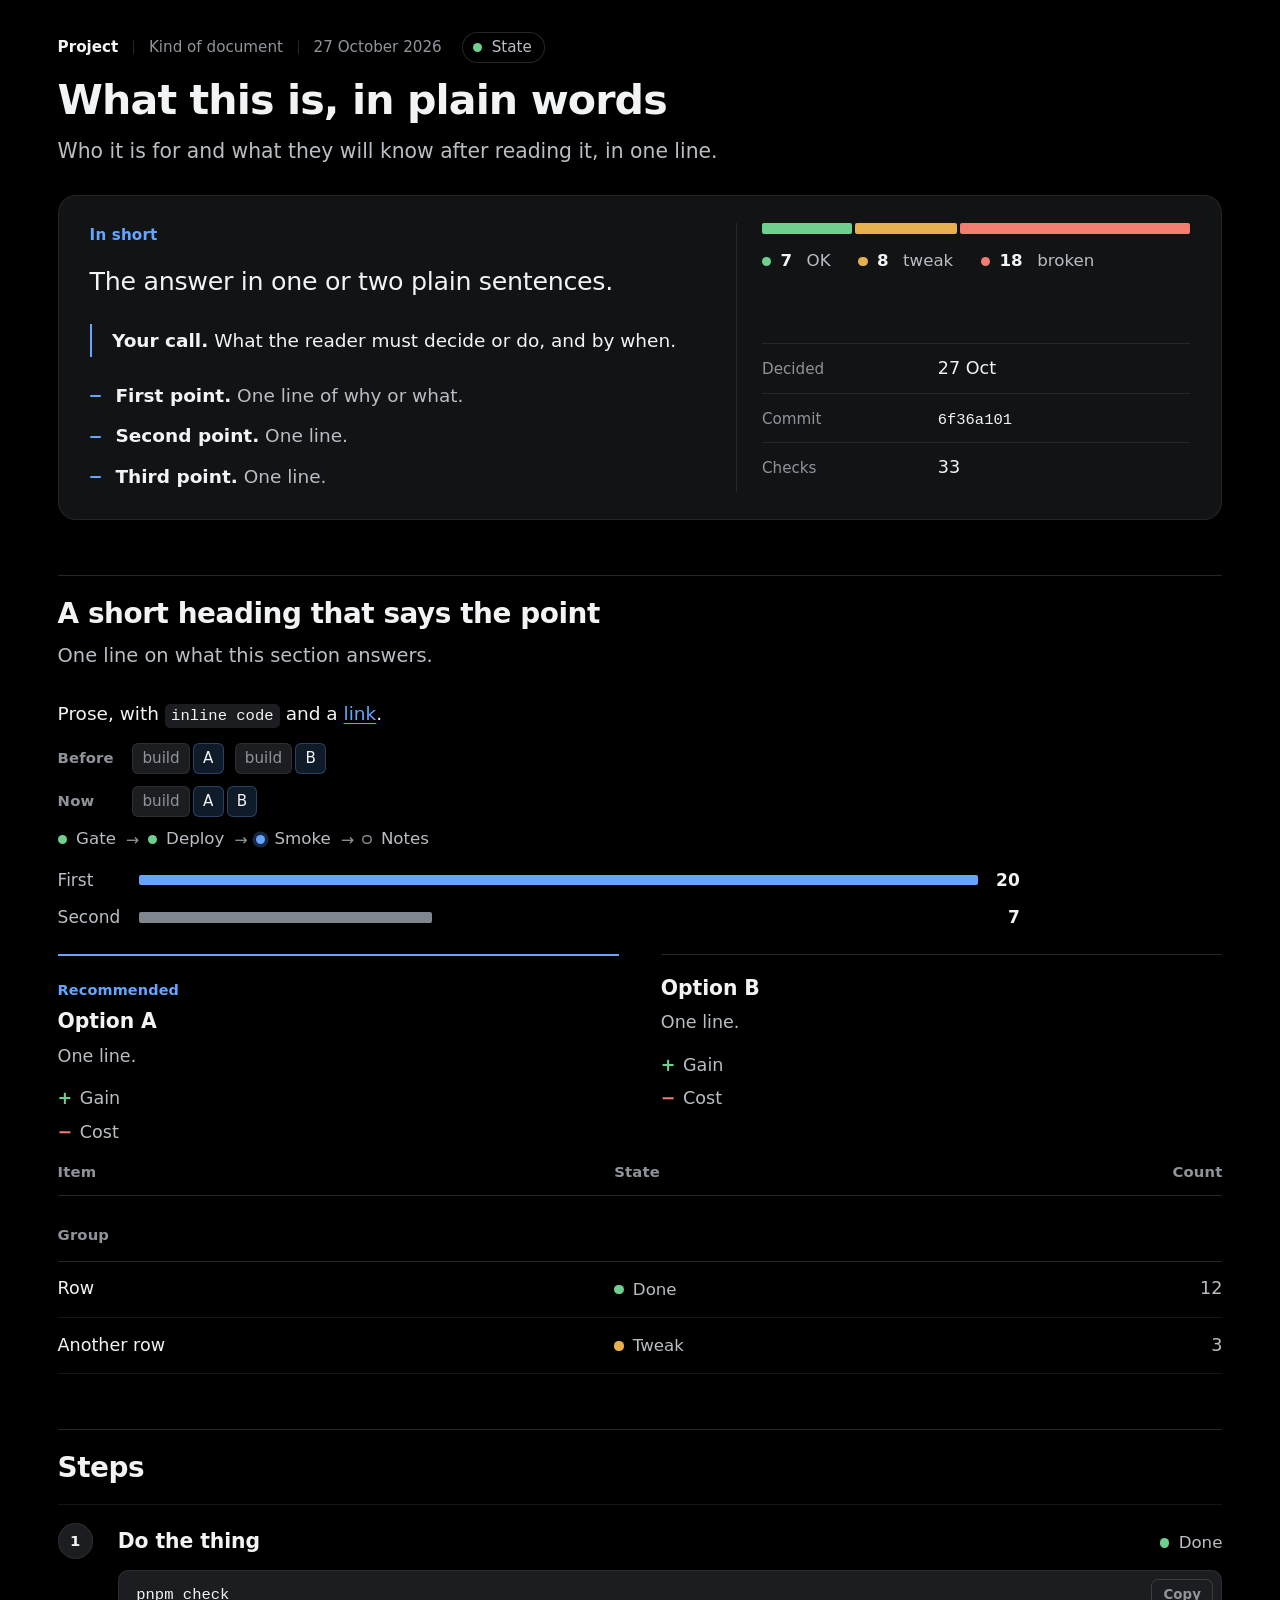
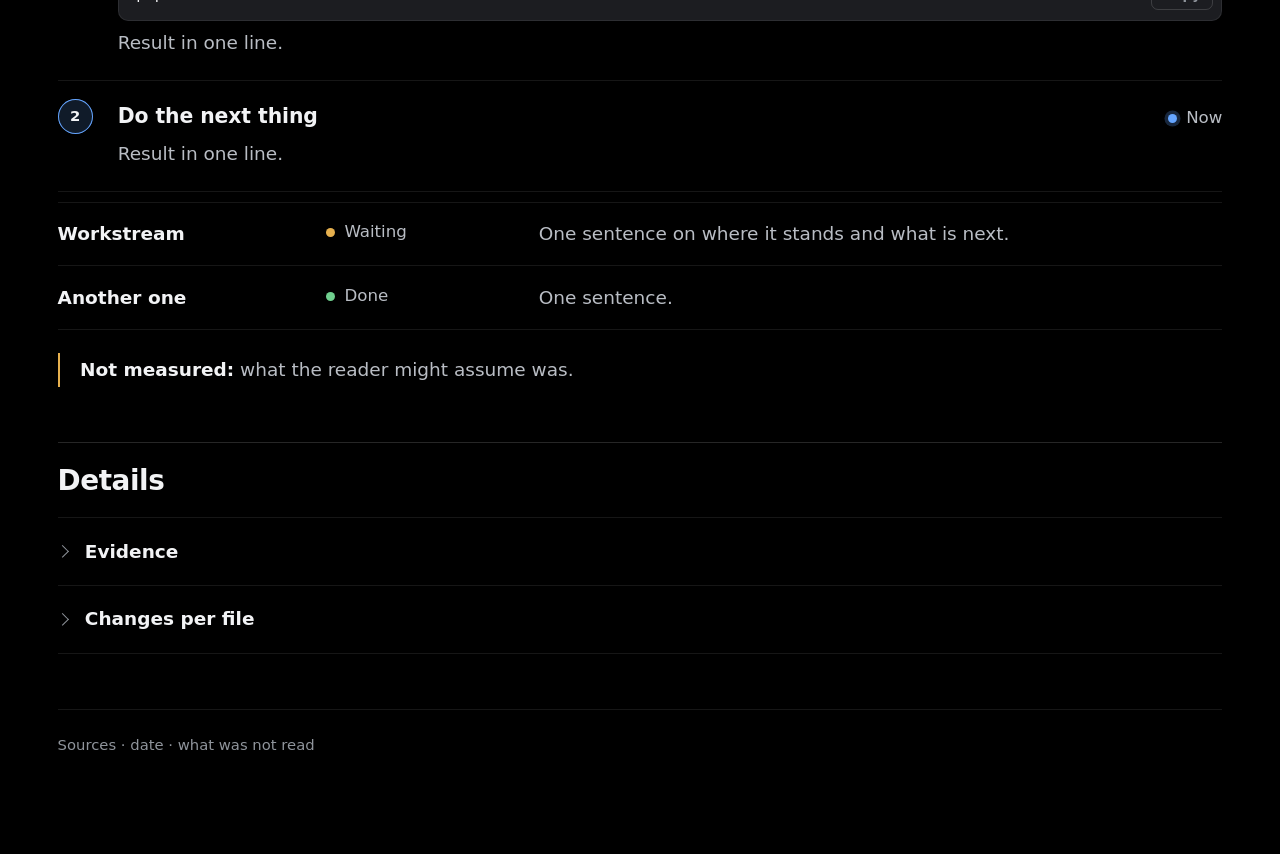
<file: skills/html-brief/assets/template.html>
<!doctype html>
<html lang="en">
<head>
<meta charset="utf-8">
<meta name="viewport" content="width=device-width, initial-scale=1">
<meta name="color-scheme" content="dark">
<title>TITLE</title>
<style>
/* The base is fixed: surfaces, ink, type, spacing. Per document: --accent and --accent-light (a pair below),
   and which pieces the content calls for. Everything is sized in rem, and the root size grows with the window
   (17px on a phone, 22px from about 2200px), so the page reads at 100 % zoom on a large screen. */
:root {
  color-scheme: dark;
  --bg: #000; --raised: #121315; --code: #1c1d21;
  --ink: #f2f3f5; --ink-2: #b9bdc4; --ink-3: #8f949b;
  --line: rgba(255,255,255,.15); --hair: rgba(255,255,255,.085);
  --edge: rgba(255,255,255,.075);
  /* Accent pairs (dark / light): blue #65a5ff/#1f5fc7  teal #45c4b0/#0f7466  green #6fcf8e/#1d7a3e
     amber #e6b04e/#8a5a00  violet #a99bff/#5b45d6  rose #f2899c/#b2304b */
  --accent: #65a5ff; --accent-light: #1f5fc7;
  --soft: color-mix(in srgb, var(--accent) 16%, transparent);
  --ok: #6fcf8e; --warn: #e6b04e; --bad: #f27d70; --idle: #80868e;
  --sans: "Segoe UI Variable Text", "Segoe UI", -apple-system, BlinkMacSystemFont, system-ui, "Helvetica Neue", Arial, sans-serif;
  --head: "Segoe UI Variable Display", "Segoe UI", -apple-system, BlinkMacSystemFont, system-ui, "Helvetica Neue", Arial, sans-serif;
  --mono: ui-monospace, "Cascadia Mono", "SF Mono", Menlo, Consolas, monospace;
  --page: 78rem; --text: 72ch;
}
/* Light on request only: <html data-theme="light">. Print uses the same set. */
:root[data-theme="light"] {
  color-scheme: light;
  --bg: #fff; --raised: #f4f5f6; --code: #eaecef;
  --ink: #15171a; --ink-2: #3d4147; --ink-3: #5f646b;
  --line: rgba(0,0,0,.16); --hair: rgba(0,0,0,.085); --edge: rgba(0,0,0,.06);
  --accent: var(--accent-light); --ok: #1d7a3e; --warn: #8a5a00; --bad: #b3261e; --idle: #6b7078;
}
* { box-sizing: border-box; }
html { font-size: clamp(17px, calc(13px + .43vw), 22px); -webkit-text-size-adjust: 100%; }
body { margin: 0; background: var(--bg); color: var(--ink); font: 1rem/1.6 var(--sans); -webkit-font-smoothing: antialiased; font-kerning: normal; }
::selection { background: color-mix(in srgb, var(--accent) 34%, transparent); }
.page { --gut: clamp(20px, 4.5vw, 96px); max-width: calc(var(--page) + 2 * var(--gut)); margin: 0 auto; padding: clamp(1.75rem, 2.4vw, 3rem) var(--gut) 5rem; }
main { min-width: 0; }

/* Text */
p { margin: 0 0 .8rem; max-width: var(--text); text-wrap: pretty; }
a { color: var(--accent); text-decoration-thickness: 1px; text-underline-offset: 3px; }
b, strong { font-weight: 600; color: var(--ink); }
code { font: 400 .84em/1 var(--mono); background: var(--code); padding: .2em .4em; border-radius: 5px; color: inherit; overflow-wrap: anywhere; }
.muted { color: var(--ink-2); }
.small { font-size: .875rem; }
ul.plain, ol.plain { margin: 0 0 .8rem; padding-left: 1.25em; max-width: var(--text); } .plain li { margin: .35rem 0; } .plain li::marker { color: var(--ink-3); }
:focus-visible { outline: 2px solid var(--accent); outline-offset: 3px; border-radius: 4px; }

/* Header: meta line, a plain title, one line of context. The meta line reads project | kind | date, then the state as a pill */
header { margin-bottom: clamp(1.5rem, 1.8vw, 2.25rem); }
.meta { display: flex; flex-wrap: wrap; align-items: center; row-gap: .4rem; font-size: .82rem; line-height: 1.5; color: var(--ink-3); font-variant-numeric: tabular-nums; }
.meta > :first-child { color: var(--ink); font-weight: 600; }
.meta > * + :not(.st)::before { content: ""; display: inline-block; width: 1px; height: .9em; margin: 0 .8rem; vertical-align: -.12em; background: var(--line); }
.meta .st { margin-left: 1.1rem; padding: .2rem .7rem .2rem .6rem; border-radius: 999px; box-shadow: inset 0 0 0 1px var(--line); font-size: 1em; color: var(--ink-2); }
h1 { font: 600 clamp(1.75rem, calc(.6rem + 2.35vw), 3.1rem)/1.1 var(--head); letter-spacing: -.022em; margin: .85rem 0 .7rem; max-width: 28ch; text-wrap: balance; }
.lede { font-size: clamp(1.1rem, calc(.8rem + .42vw), 1.25rem); line-height: 1.5; color: var(--ink-2); max-width: 80ch; margin: 0; text-wrap: balance; }

/* Summary ("In short"): the one raised block and the product. Alone it gives the reader almost everything:
   the bottom line, the ask right under it if there is one, three to five short points, and the visual that makes it quicker to grasp.
   .split puts the words left; on a wide screen the right column holds the visual on top and the facts at its foot,
   behind a hairline, so it never sits half empty. A .chain there runs top to bottom. Facts (ids, dates, counts) close it. */
.summary { background: var(--raised); box-shadow: inset 0 0 0 1px var(--edge); border-radius: 18px; padding: clamp(1.25rem, 2.2vw, 2.5rem) clamp(1.15rem, 2.5vw, 2.75rem); }
.summary.split { display: grid; grid-template-columns: minmax(0, 1fr); }
.kicker { font-size: .82rem; font-weight: 600; letter-spacing: .01em; color: var(--accent); margin: 0 0 .9rem; }
.see { min-width: 0; align-self: start; margin-top: 1.75rem; }
.see > :first-child { margin-top: 0; }
.bottom-line { font: 400 clamp(1.2rem, calc(.85rem + .75vw), 1.55rem)/1.36 var(--head); letter-spacing: -.012em; color: var(--ink); margin: 0 0 1.4rem; max-width: 30em; text-wrap: pretty; }
.points { list-style: none; margin: 0; padding: 0; display: grid; gap: .6rem; max-width: var(--text); }
.points li { position: relative; padding-left: 1.4rem; color: var(--ink-2); }
.points li::before { content: ""; position: absolute; left: 0; top: .78em; width: .6rem; height: 2px; border-radius: 1px; background: var(--accent); }
.summary .note { margin: 1.25rem 0; }
.say > :last-child, .summary > :last-child { margin-bottom: 0; }
.facts { display: grid; grid-template-columns: repeat(auto-fill, minmax(min(100%, 15rem), 1fr)); column-gap: 2.25rem; margin: 1.75rem 0 0; }
.facts > div { display: grid; grid-template-columns: 8.5rem minmax(0, 1fr); align-items: baseline; column-gap: 1rem; min-width: 0; padding: .55rem 0; border-top: 1px solid var(--hair); }
.facts dt { min-width: 0; font-size: .82rem; color: var(--ink-3); margin: 0; }
.facts dd { min-width: 0; margin: 0; font-size: .95rem; color: var(--ink); font-variant-numeric: tabular-nums; overflow-wrap: anywhere; }
.facts dd code { background: none; padding: 0; font-size: .88em; }

/* Sections: few and short. Each opens on one hairline rule; no boxes.
   Detail the reader won't read is cut, or folds into a closed details. */
main > section { margin-top: clamp(3rem, 2.9vw, 3.4rem); }
main > section.summary { margin-top: 0; }
main > section:not(.summary) { padding-top: clamp(1.1rem, 1.2vw, 1.5rem); border-top: 1px solid var(--line); }
h2 { font: 600 clamp(1.4rem, calc(.85rem + .95vw), 1.8rem)/1.2 var(--head); letter-spacing: -.016em; margin: 0 0 1.1rem; max-width: 36em; scroll-margin-top: 2rem; text-wrap: balance; }
h2 + .intro { margin-top: -.55rem; }
.intro { font-size: 1.05rem; color: var(--ink-2); margin: 0 0 1.5rem; max-width: 64ch; }
h3 { font: 600 1.1rem/1.4 var(--head); letter-spacing: -.004em; margin: 1.75rem 0 .4rem; }

/* State: a dot and a word, never colour alone. .now carries a soft halo: it is where things stand */
.st { --c: var(--idle); display: inline-flex; align-items: center; gap: .5rem; white-space: nowrap; font-size: .9rem; color: var(--ink-2); }
.st::before { content: ""; flex: none; width: .5rem; height: .5rem; border-radius: 50%; background: var(--c); }
.st.ok { --c: var(--ok); } .st.warn { --c: var(--warn); } .st.bad { --c: var(--bad); } .st.now { --c: var(--accent); }
.st.now::before { box-shadow: 0 0 0 .19rem color-mix(in srgb, var(--c) 24%, transparent); }
.st.wait::before { background: transparent; box-shadow: inset 0 0 0 1.5px var(--idle); }
.tag { display: inline-block; font-size: .78rem; font-weight: 600; letter-spacing: .01em; color: var(--accent); }

/* Visuals: pick by the content's shape. Table when things compare across the same columns; .bars when numbers
   are compared; .dist when parts make one total; .flow when there is order or a before/after; .chain for a
   sequence with a state per step; .rows for one line per item with a state. Missing shape: build it from the
   variables (an inline SVG for a line over time). No visual when the words are quicker. */

/* Tables: .num for figures. .stack turns rows into blocks on a phone: the first cell becomes the row's title, every other td carries data-label */
.table-wrap { overflow-x: auto; }
table { width: 100%; border-collapse: collapse; font-size: .95rem; line-height: 1.55; margin: .5rem 0 .25rem; font-variant-numeric: tabular-nums; }
th { text-align: left; vertical-align: bottom; font-size: .8rem; font-weight: 600; letter-spacing: .01em; color: var(--ink-3); padding: 0 1.25rem .6rem 0; border-bottom: 1px solid var(--line); }
td { vertical-align: top; color: var(--ink-2); padding: .75rem 1.25rem .75rem 0; border-bottom: 1px solid var(--hair); }
td.key, td:first-child { color: var(--ink); }
th:last-child, td:last-child { padding-right: 0; }
.num { text-align: right; font-variant-numeric: tabular-nums; }
tr.group td { padding-top: 1.5rem; font-size: .8rem; font-weight: 600; letter-spacing: .01em; color: var(--ink-3); border-bottom-color: var(--line); }

/* Bars: one row per item, label, bar, value. --v is the share of the longest bar, 0 to 1 */
.bars { display: grid; grid-template-columns: auto minmax(4rem, 1fr) auto; align-items: center; gap: .55rem 1rem; margin: .75rem 0; font-size: .92rem; max-width: 52rem; }
.bars > div { display: contents; }
.bars span { color: var(--ink-2); }
.bars i { display: block; height: .55rem; border-radius: 2px; background: var(--accent); width: calc(var(--v, 1) * 100%); min-width: 3px; }
.bars i.ok { background: var(--ok); } .bars i.warn { background: var(--warn); } .bars i.bad { background: var(--bad); } .bars i.idle { background: var(--idle); }
.bars b { font-variant-numeric: tabular-nums; text-align: right; }

/* Distribution: shares of one total, only when relative size is the point */
.dist { display: flex; gap: 3px; height: .6rem; margin: .5rem 0 .75rem; }
.dist > i { display: block; min-width: 4px; border-radius: 2px; background: var(--idle); }
.dist .ok { background: var(--ok); } .dist .warn { background: var(--warn); } .dist .bad { background: var(--bad); }
.legend { display: flex; flex-wrap: wrap; gap: .4rem 1.5rem; font-size: .9rem; color: var(--ink-2); margin: 0; }
.legend b { font-variant-numeric: tabular-nums; }

/* Flow: labelled lanes of chips, for order or before/after. .on marks the chips that matter; .lane.col puts each run on its own line */
.flow { display: grid; grid-template-columns: auto minmax(0, 1fr); gap: .65rem 1rem; align-items: baseline; margin: .25rem 0 .5rem; }
.flow .who { font-size: .8rem; font-weight: 600; letter-spacing: .01em; color: var(--ink-3); }
.flow .lane { display: flex; flex-wrap: wrap; gap: .4rem .6rem; }
.flow .lane.col { flex-direction: column; align-items: flex-start; gap: .3rem; }
.flow .run { display: inline-flex; flex-wrap: wrap; gap: 3px; }
.flow i { font-style: normal; font-size: .82rem; line-height: 1; padding: .42rem .55rem; border-radius: 6px; background: var(--code); box-shadow: inset 0 0 0 1px var(--edge); color: var(--ink-3); white-space: nowrap; }
.flow i.on { background: var(--soft); box-shadow: inset 0 0 0 1px color-mix(in srgb, var(--accent) 28%, transparent); color: var(--ink); }
.caption { font-size: .8rem; color: var(--ink-3); margin: .5rem 0 0; }

/* Chain: a sequence with a state per step; wraps on a phone. In the summary's visual column it runs top to bottom */
.chain { list-style: none; display: flex; flex-wrap: wrap; align-items: center; gap: .5rem .45rem; margin: .25rem 0 .5rem; padding: 0; }
.chain li { display: inline-flex; align-items: center; gap: .45rem; }
.chain li:not(:last-child)::after { content: "→"; color: var(--ink-3); font-size: .85rem; margin-left: .1rem; }
.see .chain { flex-direction: column; align-items: flex-start; gap: 0; }
.see .chain li { position: relative; padding: .34rem 0; }
.see .chain li::after { content: none; }
.see .chain li:not(:last-child)::before { content: ""; position: absolute; left: calc(.25rem - .5px); top: calc(50% + .5rem); height: calc(100% - 1rem); width: 1px; background: var(--line); }
.see .chain .st { font-size: .95rem; color: var(--ink); }
.see .chain + .caption { margin-top: .9rem; }

/* Options side by side; .pick carries the accent line and a tag */
.options { display: grid; grid-template-columns: repeat(auto-fit, minmax(min(100%, 16rem), 1fr)); gap: 1.5rem 2.25rem; margin: 1.25rem 0 .5rem; }
.option { position: relative; border-top: 1px solid var(--line); padding-top: 1rem; }
.option.pick::before { content: ""; position: absolute; left: 0; right: 0; top: -1px; height: 2px; background: var(--accent); }
.option h3 { margin: 0 0 .3rem; }
.option .tag { margin-bottom: .3rem; }
.option p { color: var(--ink-2); font-size: .95rem; }
.pc { list-style: none; margin: .5rem 0 0; padding: 0; font-size: .95rem; color: var(--ink-2); max-width: var(--text); }
.pc li { position: relative; padding-left: 1.2rem; margin: .3rem 0; }
.pc li::before { position: absolute; left: 0; font-weight: 600; }
.pc .plus::before { content: "+"; color: var(--ok); } .pc .minus::before { content: "−"; color: var(--bad); }

/* Notes: a side line, never a box. .ask = what the reader must decide or do */
.note { border-left: 2px solid var(--line); padding: .1rem 0 .1rem 1.1rem; margin: 1.25rem 0; color: var(--ink-2); max-width: var(--text); }
.note.ask { border-left-color: var(--accent); color: var(--ink); }
.note.warn { border-left-color: var(--warn); }
.note > :last-child { margin-bottom: 0; }

/* Steps: numbered, each with its command and result */
ol.steps { list-style: none; counter-reset: step; margin: .5rem 0; padding: 0; }
ol.steps > li { counter-increment: step; position: relative; padding: 1.15rem 0 1.2rem 3.25rem; border-top: 1px solid var(--hair); }
ol.steps > li:last-child { border-bottom: 1px solid var(--hair); }
ol.steps > li::before { content: counter(step); position: absolute; left: 0; top: .98rem; width: 1.9rem; height: 1.9rem; border-radius: 50%; background: var(--code); box-shadow: inset 0 0 0 1px var(--edge); display: grid; place-items: center; font: 600 .8rem/1 var(--sans); color: var(--ink); font-variant-numeric: tabular-nums; }
ol.steps > li.now::before { background: var(--soft); box-shadow: inset 0 0 0 1px var(--accent); color: var(--ink); }
.step-head { display: flex; flex-wrap: wrap; justify-content: space-between; align-items: baseline; gap: .25rem 1.25rem; }
.step-head h3 { margin: 0; }
ol.steps p { color: var(--ink-2); margin: .4rem 0 0; }
pre.cmd { position: relative; margin: .75rem 0 .25rem; padding: .7rem 1rem; border-radius: 10px; background: var(--code); box-shadow: inset 0 0 0 1px var(--edge); font: 400 .84rem/1.6 var(--mono); white-space: pre-wrap; overflow-wrap: anywhere; color: var(--ink); max-width: 62rem; }
pre.cmd code { background: none; padding: 0; font: inherit; }
pre.cmd.has-copy { padding-right: 5.5rem; }
.copy { position: absolute; top: .5rem; right: .5rem; font: 600 .72rem/1 var(--sans); letter-spacing: .01em; color: var(--ink-3); background: transparent; border: 1px solid var(--line); border-radius: 7px; padding: .4rem .6rem; cursor: pointer; transition: color .15s, border-color .15s; }
.copy:hover, .copy:focus-visible { color: var(--ink); border-color: var(--ink-3); }

/* Rows: one line per item with a name, a state and a sentence (status, workstreams) */
.rows > div { display: grid; grid-template-columns: minmax(9rem, 13rem) 10rem minmax(0, 1fr); align-items: baseline; gap: .2rem 1.5rem; padding: .9rem 0; border-top: 1px solid var(--hair); }
.rows > div:last-child { border-bottom: 1px solid var(--hair); }
.rows .name { font-weight: 600; color: var(--ink); min-width: 0; }
.rows .st { align-self: start; line-height: 1.6; }
.rows p { margin: 0; color: var(--ink-2); max-width: 68ch; }

/* Depth on demand: closed by default, the reader opens what they want */
details { border-top: 1px solid var(--hair); }
details:last-of-type { border-bottom: 1px solid var(--hair); }
summary { display: flex; align-items: center; gap: .9rem; cursor: pointer; list-style: none; padding: 1rem 0; font-weight: 600; color: var(--ink); }
summary::-webkit-details-marker { display: none; }
summary::before { content: ""; flex: none; width: .42rem; height: .42rem; margin: 0 .08rem 0 .02rem; border-right: 1.5px solid var(--ink-3); border-bottom: 1.5px solid var(--ink-3); transform: rotate(-45deg); transition: transform .18s, border-color .15s; }
details[open] > summary::before { transform: translateY(-.12rem) rotate(45deg); }
summary:hover::before, details[open] > summary::before { border-color: var(--ink); }
details > :not(summary) { color: var(--ink-2); margin-left: 1.42rem; }
details > .plain { margin-left: .2rem; }
details > table { width: calc(100% - 1.42rem); }
details > :last-child { margin-bottom: 1.4rem; }

footer { margin-top: clamp(3rem, 3.5vw, 4.5rem); padding-top: 1.25rem; border-top: 1px solid var(--hair); font-size: .8rem; line-height: 1.6; color: var(--ink-3); }
footer p { max-width: none; margin: 0 0 .25rem; }

@media (min-width: 1000px) {
  .summary.split { --cg: clamp(2.5rem, 4vw, 4.75rem); grid-template-columns: minmax(0, 1.45fr) minmax(0, 1fr); grid-template-rows: auto 1fr auto; column-gap: var(--cg); }
  .summary.split > .kicker { grid-area: 1 / 1; }
  .summary.split > .say { grid-area: 2 / 1 / 4 / 2; }
  .summary.split > .see { grid-area: 1 / 2 / 3 / 3; margin-top: 0; }
  .summary.split > .facts { grid-area: 3 / 2; align-self: end; grid-template-columns: minmax(0, 1fr); margin-top: 2rem; }
  .summary.split::after { content: ""; grid-area: 1 / 2 / 4 / 3; justify-self: start; width: 1px; margin-left: calc(var(--cg) / -2); background: var(--hair); pointer-events: none; }
  /* Without a visual, the facts take the right column, from the top, as a spec sheet */
  .summary:not(.split):has(> .facts) { --cg: clamp(2.5rem, 4vw, 4.75rem); display: grid; grid-template-columns: minmax(0, 1.45fr) minmax(0, 1fr); column-gap: var(--cg); }
  .summary:not(.split):has(> .facts) > * { grid-column: 1; }
  .summary:not(.split):has(> .facts) > .facts { grid-column: 2; grid-row: 1 / span 8; align-self: start; grid-template-columns: minmax(0, 1fr); margin-top: .1rem; }
  .summary:not(.split):has(> .facts)::after { content: ""; grid-column: 2; grid-row: 1 / span 8; justify-self: start; width: 1px; margin-left: calc(var(--cg) / -2); background: var(--hair); pointer-events: none; }
}
/* A long run sheet: on a very wide screen its steps flow in two columns, in order */
@media (min-width: 1800px) {
  ol.steps.two { columns: 2; column-gap: 3.5rem; }
  ol.steps.two > li { break-inside: avoid; }
}
@media (max-width: 640px) {
  .page { padding-top: 2rem; padding-bottom: 4rem; }
  .meta::after { content: ""; flex-basis: 100%; order: 1; }
  .meta .st { order: 2; margin-left: 0; }
  .meta > * + :not(.st)::before { margin: 0 .6rem; }
  .summary { margin: 0 -6px; border-radius: 14px; }
  /* The summary's chain runs as one wrapped line of steps, as everywhere outside the summary */
  .see { margin-top: 1.4rem; }
  .see .chain { flex-direction: row; align-items: center; gap: .3rem .4rem; }
  .see .chain li { padding: 0; }
  .see .chain li:not(:last-child)::before { content: none; }
  .see .chain li:not(:last-child)::after { content: "→"; }
  .see .chain + .caption { margin-top: .6rem; }
  /* Facts: a compact two-column grid, the label above its value */
  .facts { grid-template-columns: repeat(2, minmax(0, 1fr)); column-gap: 1.25rem; margin-top: 1.4rem; }
  .facts > div { display: block; padding: .5rem 0; }
  .facts dt { line-height: 1.4; }
  /* A step's state sits in the step's head as a pill, so it never reads as a line of text */
  .step-head { gap: .35rem 1rem; }
  .step-head .st { padding: .1rem .6rem .1rem .5rem; border-radius: 999px; box-shadow: inset 0 0 0 1px var(--line); font-size: .85rem; }
  ol.steps p { margin-top: .55rem; }
  main > section { margin-top: 3rem; }
  .rows > div { grid-template-columns: minmax(0, 1fr) auto; }
  .rows > div > :nth-child(3) { grid-column: 1 / -1; }
  ol.steps > li { padding-left: 2.6rem; }
  details > :not(summary), details > .plain { margin-left: 0; }
  .flow { grid-template-columns: minmax(0, 1fr); gap: .3rem; }
  .flow .who:not(:first-child) { margin-top: .4rem; }
  .bars { grid-template-columns: minmax(0, 1fr) auto; }
  .bars span { grid-column: 1 / -1; margin-bottom: -.2rem; }
  table.stack, table.stack tbody, table.stack tr, table.stack td { display: block; width: 100%; }
  table.stack thead, table.stack tr.head { position: absolute; width: 1px; height: 1px; overflow: hidden; clip-path: inset(50%); white-space: nowrap; }
  table.stack tr { padding: .7rem 0; border-bottom: 1px solid var(--hair); }
  table.stack tr.group { padding-top: 1.25rem; }
  table.stack td { border: 0; padding: 2px 0; }
  table.stack td:first-child { font-weight: 600; }
  table.stack td[data-label]::before { content: attr(data-label); display: block; font-size: .8rem; font-weight: 600; color: var(--ink-3); margin-top: .35rem; }
}
@media print {
  html:root, :root[data-theme] {
    font-size: 12.5px; color-scheme: light; --bg: #fff; --raised: #f4f5f6; --code: #eef0f2;
    --ink: #111; --ink-2: #33363b; --ink-3: #5c6067; --line: rgba(0,0,0,.18); --hair: rgba(0,0,0,.1); --edge: rgba(0,0,0,.08);
    --accent: var(--accent-light); --ok: #1d7a3e; --warn: #8a5a00; --bad: #b3261e; --idle: #6b7078;
  }
  .page { padding: 0; max-width: none; }
  .copy { display: none !important; }
  section, ol.steps > li, .rows > div, tr, .option, .flow, .bars { break-inside: avoid; }
}
</style>
</head>
<body>
<div class="page">
<main>
<header>
  <div class="meta"><span>Project</span><span>Kind of document</span><span>27 October 2026</span><span class="st ok">State</span></div>
  <h1>What this is, in plain words</h1>
  <p class="lede">Who it is for and what they will know after reading it, in one line.</p>
</header>

<!-- Catalogue below. Empty it, then compose only what this content calls for. The summary carries the page;
     two or three short sections follow, and depth folds into closed details at the end. -->

<section class="summary split">
  <p class="kicker">In short</p>
  <div class="say">
    <p class="bottom-line">The answer in one or two plain sentences.</p>
    <p class="note ask"><b>Your call.</b> What the reader must decide or do, and by when.</p>
    <ul class="points">
      <li><b>First point.</b> One line of why or what.</li>
      <li><b>Second point.</b> One line.</li>
      <li><b>Third point.</b> One line.</li>
    </ul>
  </div>
  <div class="see">
    <div class="dist" role="img" aria-label="7 ok, 8 tweak, 18 broken"><i class="ok" style="flex:7"></i><i class="warn" style="flex:8"></i><i class="bad" style="flex:18"></i></div>
    <p class="legend"><span class="st ok"><b>7</b>&nbsp;OK</span><span class="st warn"><b>8</b>&nbsp;tweak</span><span class="st bad"><b>18</b>&nbsp;broken</span></p>
  </div>
  <dl class="facts"><div><dt>Decided</dt><dd>27 Oct</dd></div><div><dt>Commit</dt><dd><code>6f36a101</code></dd></div><div><dt>Checks</dt><dd>33</dd></div></dl>
</section>

<section id="one">
  <h2>A short heading that says the point</h2>
  <p class="intro">One line on what this section answers.</p>
  <p>Prose, with <code>inline code</code> and a <a href="#">link</a>.</p>
  <div class="flow" role="img" aria-label="Before: build and run per item. Now: one build, then every item.">
    <span class="who">Before</span><div class="lane"><span class="run"><i>build</i><i class="on">A</i></span><span class="run"><i>build</i><i class="on">B</i></span></div>
    <span class="who">Now</span><div class="lane"><span class="run"><i>build</i><i class="on">A</i><i class="on">B</i></span></div>
  </div>
  <ol class="chain"><li><span class="st ok">Gate</span></li><li><span class="st ok">Deploy</span></li><li><span class="st now">Smoke</span></li><li><span class="st wait">Notes</span></li></ol>
  <div class="bars" role="img" aria-label="First 20, second 7">
    <div><span>First</span><i style="--v:1"></i><b>20</b></div>
    <div><span>Second</span><i class="idle" style="--v:.35"></i><b>7</b></div>
  </div>
  <div class="options">
    <div class="option pick"><span class="tag">Recommended</span><h3>Option A</h3><p>One line.</p><ul class="pc"><li class="plus">Gain</li><li class="minus">Cost</li></ul></div>
    <div class="option"><h3>Option B</h3><p>One line.</p><ul class="pc"><li class="plus">Gain</li><li class="minus">Cost</li></ul></div>
  </div>
  <table class="stack">
    <thead><tr><th>Item</th><th>State</th><th class="num">Count</th></tr></thead>
    <tbody>
      <tr class="group"><td colspan="3">Group</td></tr>
      <tr><td>Row</td><td data-label="State"><span class="st ok">Done</span></td><td class="num" data-label="Count">12</td></tr>
      <tr><td>Another row</td><td data-label="State"><span class="st warn">Tweak</span></td><td class="num" data-label="Count">3</td></tr>
    </tbody>
  </table>
</section>

<section id="two">
  <h2>Steps</h2>
  <ol class="steps">
    <li><div class="step-head"><h3>Do the thing</h3><span class="st ok">Done</span></div>
      <pre class="cmd"><code>pnpm check</code></pre><p>Result in one line.</p></li>
    <li class="now"><div class="step-head"><h3>Do the next thing</h3><span class="st now">Now</span></div>
      <p>Result in one line.</p></li>
  </ol>
  <div class="rows">
    <div><span class="name">Workstream</span><span class="st warn">Waiting</span><p>One sentence on where it stands and what is next.</p></div>
    <div><span class="name">Another one</span><span class="st ok">Done</span><p>One sentence.</p></div>
  </div>
  <p class="note warn"><b>Not measured:</b> what the reader might assume was.</p>
</section>

<section id="details">
  <h2>Details</h2>
  <details><summary>Evidence</summary><ul class="plain"><li>What was checked, and how.</li></ul></details>
  <details><summary>Changes per file</summary><p>Folded: only for the reader who wants it.</p></details>
</section>

<footer><p>Sources · date · what was not read</p></footer>
</main>
</div>
<script>
(function () {
  var shut = [];
  addEventListener('beforeprint', function () { shut = [].filter.call(document.querySelectorAll('details'), function (d) { return !d.open; }); shut.forEach(function (d) { d.open = true; }); });
  addEventListener('afterprint', function () { shut.forEach(function (d) { d.open = false; }); shut = []; });
  var label = ['Copy', 'Copied']; // the copy button's two states, in the page's language
  document.querySelectorAll('pre.cmd').forEach(function (pre) {
    var text = (pre.querySelector('code') || pre).textContent, b = document.createElement('button');
    b.type = 'button'; b.className = 'copy'; b.textContent = label[0];
    b.addEventListener('click', function () {
      var done = function () { b.textContent = label[1]; setTimeout(function () { b.textContent = label[0]; }, 1400); };
      if (navigator.clipboard && navigator.clipboard.writeText) navigator.clipboard.writeText(text).then(done, fallback); else fallback();
      function fallback() { var t = document.createElement('textarea'); t.value = text; document.body.appendChild(t); t.select(); try { if (document.execCommand('copy')) done(); } catch (e) {} t.remove(); }
    });
    pre.classList.add('has-copy'); pre.appendChild(b);
  });
})();
</script>
</body>
</html>
</file>
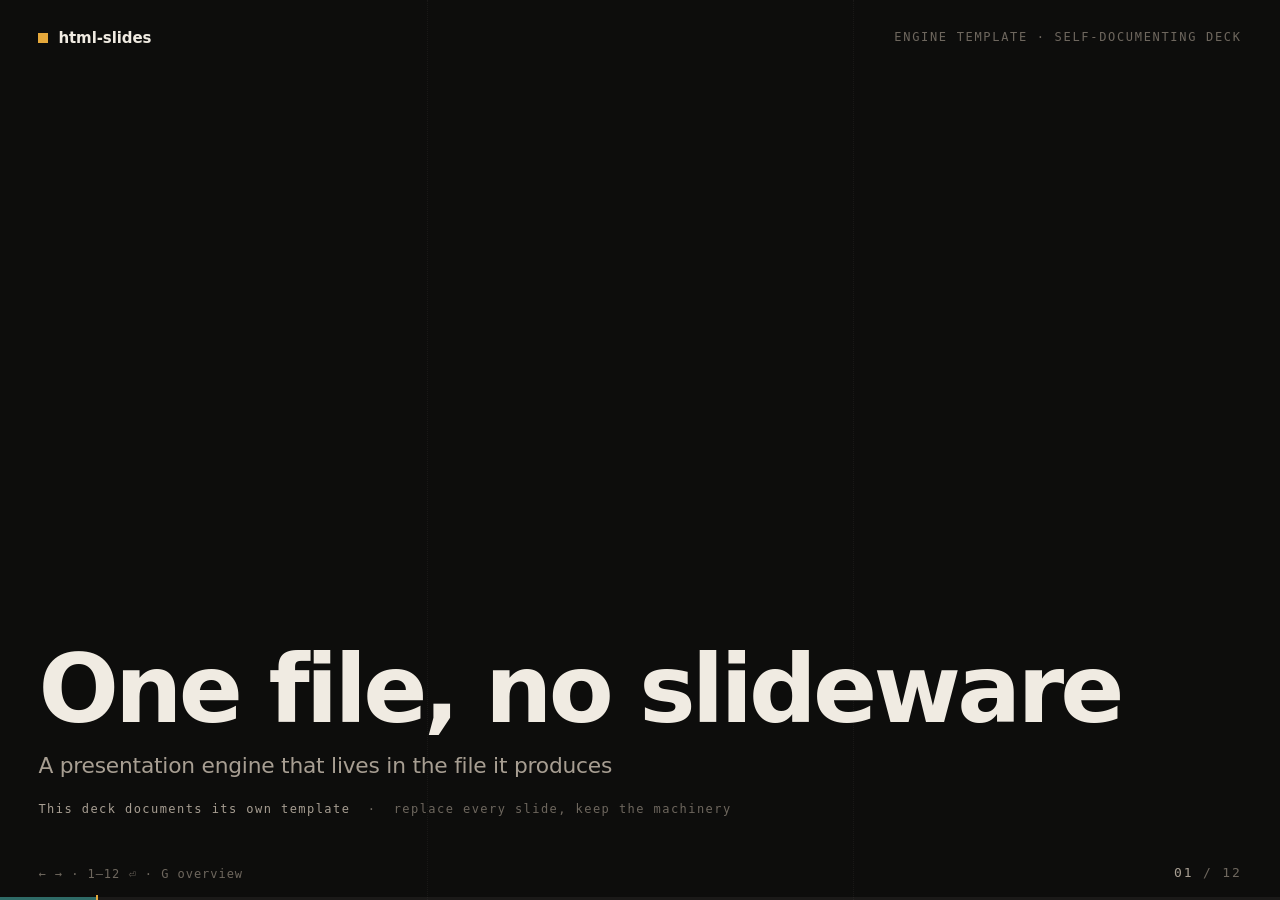
<file: skills/html-slides/assets/engine-template.html>
<!doctype html>
<html lang="en">
<head>
<meta charset="utf-8">
<meta name="viewport" content="width=device-width, initial-scale=1">
<title>html-slides — engine template</title>
<link rel="icon" href="data:image/svg+xml,%3Csvg xmlns='http://www.w3.org/2000/svg' viewBox='0 0 16 16'%3E%3Crect x='3' y='3' width='10' height='10' fill='%23E5A83B'/%3E%3C/svg%3E">
<style>
/* __FONTS_CSS__ */

/* ============================================================
   html-slides engine template (self-contained HTML deck)
   Engine: html-slides from the ikkeseb-skills plugin — MIT
   license (https://github.com/ikkeseb/skills). Keep this notice
   in built decks; the deck's own content is yours.
   The EXAMPLE CONTENT below is a deck about this engine itself —
   one worked example of every slide pattern. Replace the content,
   keep the machinery (transitions, fragments, auto-stagger,
   digit jump, overview grid, progress rail, QA mode).
   Skin the deck in the token block below; the engine never uses
   a color or duration outside it.
   Navigation: arrows/space; digits+Enter jump; G = overview.
   QA: append ?qa=1 for a deterministic, motion-free render.
   ============================================================ */

:root {
  /* ---- color tokens (swap these to re-skin; engine reads only tokens) ---- */
  --bg:       #0D0D0C;   /* stage */
  --surface:  #171614;   /* panels, cards */
  --media-bg: #0A0A09;   /* behind images and diagrams */
  --ink:      #F0EBE2;   /* primary text */
  --ink2:     #A79E92;   /* secondary text */
  --ink3:     #6E675E;   /* muted labels */
  --line:        rgba(240, 235, 226, 0.14);  /* panel borders, quiet rules */
  --line-strong: rgba(240, 235, 226, 0.22);  /* dotted separators */
  --hair:        rgba(240, 235, 226, 0.05);  /* background grid hairlines */
  --rail-track:  rgba(240, 235, 226, 0.06);  /* progress rail track */
  --shadow: 0 18px 40px rgba(0, 0, 0, 0.35);
  --accent:        #2F6B67;   /* continuity: rail, sources, timeline */
  --accent-strong: #3E8A85;   /* accent on small marks that need contrast */
  --identity:      #E5A83B;   /* the scalpel: at most one small mark per slide */
  --code-string:   #C98A5E;   /* string literals in code panels */
  --sans: system-ui, 'Segoe UI Variable Display', 'Segoe UI', 'Helvetica Neue', sans-serif;
  --mono: ui-monospace, 'Cascadia Code', 'SF Mono', Consolas, monospace;
  /* ---- motion tokens (choreography; keep separate from the skin) ---- */
  --ease-out:    cubic-bezier(0.16, 1, 0.3, 1);      /* decisive decelerate */
  --ease-soft:   cubic-bezier(0.22, 0.61, 0.36, 1);  /* long draws: rails, rules */
  --ease-spring: cubic-bezier(0.34, 1.56, 0.64, 1);  /* identity mark only */
  --dur-slide: 480ms;
  --dur-frag:  420ms;
  --dur-hero:  560ms;
  color-scheme: dark;
}

* { box-sizing: border-box; margin: 0; }
html, body { height: 100%; overflow: hidden; }
body {
  background: var(--bg); color: var(--ink);
  font-family: var(--sans); font-size: 16px; line-height: 1.6;
}
.mono { font-family: var(--mono); }

/* ---------- stage + slides (direction-aware) ---------- */
.stage { position: fixed; inset: 0; }
.slide {
  position: absolute; inset: 0;
  padding: 0 3vw;
  display: flex; flex-direction: column;
  opacity: 0; visibility: hidden;
  transform: translateY(14px);
  transition: opacity var(--dur-slide) var(--ease-out),
              transform var(--dur-slide) var(--ease-out),
              visibility 0s linear var(--dur-slide);
}
.stage.back .slide { transform: translateY(-14px); }
.stage.back .slide.active { transform: none; } /* must outrank .stage.back .slide */
.slide.active {
  opacity: 1; visibility: visible;
  transform: none;
  transition: opacity var(--dur-slide) var(--ease-out) 90ms,
              transform var(--dur-slide) var(--ease-out) 90ms,
              visibility 0s;
}
/* within an artifact group (same data-group) the shared header must hold
   still: fade only, no rise, no incoming delay */
.stage.group-move .slide,
.stage.group-move.back .slide { transform: none; }
.stage.group-move .slide.active {
  transition: opacity var(--dur-slide) var(--ease-out), visibility 0s;
}

/* fragments: revealed step by step inside the active slide */
.frag { opacity: 0; transform: translateY(10px); transition: opacity var(--dur-frag) var(--ease-out), transform var(--dur-frag) var(--ease-out); }
.frag.on { opacity: 1; transform: none; }

/* entrance flavour: image/diagram/code plates are unveiled, not faded —
   fires from the pattern's normal markup, nothing to opt into */
.frag.dplate, .frag .dplate, .frag.code, .frag .code, .frag .docmock {
  clip-path: inset(0 0 100% 0);
  transform: scale(1.02);
  transition: clip-path calc(var(--dur-frag) * 1.6) var(--ease-out),
              transform calc(var(--dur-frag) * 1.6) var(--ease-out),
              opacity var(--dur-frag) var(--ease-out);
}
.frag.on.dplate, .frag.on .dplate, .frag.on.code, .frag.on .code, .frag.on .docmock {
  clip-path: inset(0 0 0 0);
  transform: none;
}

/* entrance flavour: ruled rows draw their line in, then lift the text */
.rline, .step, .cmp-row { position: relative; }
.rline::before, .step::before, .cmp-row::before {
  content: ""; position: absolute; left: 0; right: 0; top: 0;
  border-top: 1px dotted var(--line-strong);
  transform: scaleX(0); transform-origin: left center;
  transition: transform calc(var(--dur-frag) * 1.5) var(--ease-soft);
}
.frag.on.rline::before, .frag.on.step::before, .frag.on.cmp-row::before,
.rline:first-child::before, .step:first-child::before { transform: scaleX(1); }
.rline:first-child::before, .step:first-child::before { border-top: 0; }

/* entrance flavour: the one content identity mark may spring; furniture
   (kicker brand square, rail tick) never does, and nothing else overshoots */
.idmark { transform: scale(0.6); transition: transform 380ms var(--ease-spring); }
.frag.on .idmark { transform: none; }

/* hero stagger on the title slide (plays when the slide activates) */
.hs { opacity: 0; transform: translateY(12px); transition: opacity var(--dur-hero) var(--ease-out), transform var(--dur-hero) var(--ease-out); }
.slide.active .hs { opacity: 1; transform: none; }
.slide.active .hs.d1 { transition-delay: 120ms; }
.slide.active .hs.d2 { transition-delay: 280ms; }
.slide.active .hs.d3 { transition-delay: 440ms; }
.slide.active .hs.d4 { transition-delay: 640ms; }

/* deterministic renders: ?qa=1 and prefers-reduced-motion collapse ALL
   motion to instant — every animated selector must appear here */
@media (prefers-reduced-motion: reduce) {
  .slide, .frag, .frag .dplate, .frag .code, .frag .docmock, .hs, .idmark,
  .rline::before, .step::before, .cmp-row::before,
  .tl-rail, .slide.active .tl-rail, .tl-st.frag, .divider-rule,
  .rail .fill, .rail .tick { transition: none !important; transform: none !important; clip-path: none !important; }
}
html.qa .slide, html.qa .frag, html.qa .frag .dplate, html.qa .frag .code,
html.qa .frag .docmock, html.qa .hs, html.qa .idmark,
html.qa .rline::before, html.qa .step::before, html.qa .cmp-row::before,
html.qa .tl-rail, html.qa .tl-st.frag, html.qa .divider-rule,
html.qa .rail .fill, html.qa .rail .tick { transition: none !important; transform: none !important; clip-path: none !important; }

/* ---------- shared furniture ---------- */
.kicker {
  display: flex; justify-content: space-between; align-items: center;
  padding-top: 26px;
  font-family: var(--mono); font-size: 12px; letter-spacing: 0.14em;
  color: var(--ink2);
}
.brand { display: flex; align-items: center; gap: 10px; }
.brand .sq { width: 10px; height: 10px; background: var(--identity); flex-shrink: 0; }
.brand .mark { font-family: var(--sans); font-weight: 600; font-size: 15px; letter-spacing: -0.005em; color: var(--ink); }
.kicker .kr { color: var(--ink3); }

.hair-v { position: absolute; top: 0; bottom: 0; width: 0; border-left: 1px dotted var(--hair); pointer-events: none; }
.hair-v.one { left: 33.333%; }
.hair-v.two { left: 66.666%; }

.microlabel { font-family: var(--mono); font-size: 12px; letter-spacing: 0.14em; color: var(--ink3); text-transform: uppercase; }

.sec-head { display: flex; justify-content: space-between; align-items: baseline; gap: 24px; padding-top: 5vh; }
.sec-head h2 { font-weight: 600; font-size: clamp(34px, 3.4vw, 52px); letter-spacing: -0.03em; line-height: 1.08; max-width: 24ch; }
.sec-tag { font-family: var(--mono); font-size: 12px; letter-spacing: 0.14em; color: var(--ink3); white-space: nowrap; }
.sec-tag .rd { color: var(--identity); }

.panel {
  background: var(--surface); border: 1px solid var(--line);
  box-shadow: var(--shadow); padding: 26px 28px;
}
.panel .plab { font-family: var(--mono); font-size: 12px; letter-spacing: 0.16em; color: var(--ink3); margin-bottom: 14px; }
.panel .plab .pin { color: var(--identity); margin-right: 8px; }

/* dark media plate: hairline frame, image bleeds dark-into-dark */
.dplate { border: 1px solid var(--line); box-shadow: var(--shadow); background: var(--media-bg); overflow: hidden; }
.dplate img { width: 100%; height: 100%; object-fit: cover; display: block; }

/* pending-asset placeholder */
.pending {
  border: 1px dashed var(--line-strong); display: flex; align-items: center; justify-content: center;
  font-family: var(--mono); font-size: 12px; letter-spacing: 0.16em; color: var(--ink3);
  text-align: center; padding: 20px;
}

.foot-note { position: absolute; right: 3vw; bottom: 58px; font-family: var(--mono); font-size: 12px; letter-spacing: 0.16em; color: var(--ink3); }
.foot-note .rd { color: var(--identity); }

/* ---------- progress rail (bottom) ---------- */
.rail { position: fixed; left: 0; right: 0; bottom: 0; height: 3px; background: var(--rail-track); z-index: 10; }
.rail .fill { position: absolute; left: 0; top: 0; bottom: 0; width: 0; background: var(--accent); transition: width var(--dur-slide) var(--ease-soft); }
.rail .tick { position: absolute; top: -2px; width: 2px; height: 7px; background: var(--identity); transition: left var(--dur-slide) var(--ease-soft); }
.counter {
  position: fixed; right: 3vw; bottom: 16px; z-index: 10;
  font-family: var(--mono); font-size: 13px; letter-spacing: 0.14em; color: var(--ink3);
}
.counter .cur { color: var(--ink2); }
.jumpbuf { position: fixed; left: 3vw; bottom: 38px; z-index: 10; font-family: var(--mono); font-size: 13px; letter-spacing: 0.14em; color: var(--ink2); min-height: 1em; }
.hint { position: fixed; left: 3vw; bottom: 16px; z-index: 10; font-family: var(--mono); font-size: 12px; letter-spacing: 0.08em; color: var(--ink3); }

/* ---------- overview grid (G) ---------- */
.overview {
  position: fixed; inset: 0; z-index: 20; background: var(--bg);
  display: none; flex-direction: column; padding: 6vh 6vw; overflow-y: auto;
}
.overview.open { display: flex; }
.overview .ohead { font-family: var(--mono); font-size: 12px; letter-spacing: 0.16em; color: var(--ink3); margin-bottom: 3vh; }
.overview ol { list-style: none; padding: 0; display: grid; grid-template-columns: repeat(2, 1fr); gap: 0 4vw; }
.overview li { border-top: 1px dotted var(--line-strong); }
.overview button {
  width: 100%; text-align: left; background: none; border: 0; cursor: pointer;
  display: flex; gap: 18px; align-items: baseline; padding: 14px 4px;
  color: var(--ink2); font-family: var(--sans); font-size: clamp(15px, 1.4vw, 19px);
}
.overview button:hover { color: var(--ink); }
.overview button .onum { font-family: var(--mono); font-size: 12px; letter-spacing: 0.1em; color: var(--ink3); flex: 0 0 3ch; }
.overview button:hover .onum { color: var(--identity); }

/* ---------- pattern · title ---------- */
.s1-body { display: flex; flex-direction: column; flex: 1; min-height: 0; }
.s1-title { margin-top: auto; padding-bottom: 9vh; }
.s1-title h1 { font-weight: 600; font-size: clamp(56px, 7.4vw, 116px); line-height: 1.0; letter-spacing: -0.04em; }
.s1-sub { margin-top: 14px; font-size: clamp(18px, 1.7vw, 25px); line-height: 1.45; color: var(--ink2); letter-spacing: -0.01em; }
.s1-byline { margin-top: 18px; font-family: var(--mono); font-size: 12px; letter-spacing: 0.12em; color: var(--ink3); }
.s1-byline .nm { color: var(--ink2); }
/* hero band: OPTIONAL, and only for a real full-bleed image (see build.py).
   With no image, omit the band entirely — the title stands better naked.
   Never fill it with decorative pseudo-diagrams: unlabeled rails/dots read
   as broken content. */
.s1-art { position: relative; height: 34vh; margin: 0 -3vw; overflow: hidden; border-top: 1px dotted var(--line-strong); }
.s1-art img { width: 100%; height: 100%; object-fit: cover; object-position: center 55%; display: block; }
.s1-art::after { content: ""; position: absolute; inset: 0; box-shadow: inset 0 30px 40px -20px var(--bg); pointer-events: none; }

/* ---------- pattern · statement ---------- */
.statement { display: flex; flex-direction: column; justify-content: center; flex: 1; padding: 0 0 9vh; max-width: 1050px; }
.statement .sbig { font-weight: 600; font-size: clamp(26px, 2.6vw, 40px); line-height: 1.35; letter-spacing: -0.02em; }
.statement .sbig em { font-style: normal; color: var(--ink3); }
.statement .ssec { margin-top: 5vh; font-size: clamp(19px, 1.8vw, 27px); line-height: 1.45; color: var(--ink2); display: flex; gap: 16px; }
.statement .ssec .sqr { width: 9px; height: 9px; background: var(--identity); flex-shrink: 0; margin-top: calc(0.72em - 5px); }
.statement .attrib { margin-top: 3vh; font-family: var(--mono); font-size: 12px; letter-spacing: 0.12em; color: var(--ink3); }

/* ---------- pattern · section divider ---------- */
.divider { display: flex; flex-direction: column; justify-content: center; flex: 1; padding: 0 0 9vh; }
.divider .dnum { font-weight: 600; font-size: clamp(80px, 11vw, 170px); line-height: 1; color: var(--ink3); letter-spacing: -0.05em; font-variant-numeric: tabular-nums; }
.divider .dtitle { margin-top: 2vh; font-weight: 600; font-size: clamp(30px, 3vw, 46px); letter-spacing: -0.03em; }
.divider-rule { margin-top: 4vh; border-top: 1px dotted var(--line-strong); transform: scaleX(0); transform-origin: left center; transition: transform 900ms var(--ease-soft) 200ms; }
.slide.active .divider-rule { transform: scaleX(1); }

/* ---------- pattern · numbered lines ---------- */
.room { display: flex; flex-direction: column; justify-content: center; flex: 1; padding: 3vh 0 9vh; max-width: 1100px; }
.room .rline { display: flex; gap: 2.2vw; align-items: baseline; padding: 2.6vh 0; }
.room .rnum { font-family: var(--mono); font-size: 12px; letter-spacing: 0.1em; color: var(--ink3); flex: 0 0 4ch; }
.room .rtxt { font-size: clamp(19px, 1.9vw, 28px); line-height: 1.4; letter-spacing: -0.01em; color: var(--ink); }
/* the square centers on the first text line: em must track the text size */
.room .rclose { margin-top: 5vh; display: flex; gap: 16px; font-size: clamp(20px, 2vw, 30px); }
.room .rclose .sqr { width: 9px; height: 9px; background: var(--identity); flex-shrink: 0; margin-top: calc(0.7em - 5px); }
.room .rclose .ctxt { font-size: inherit; font-weight: 600; letter-spacing: -0.02em; }

/* ---------- pattern · exchange (prompt/answer panels) ---------- */
.work { display: flex; gap: 2.4vw; flex: 1; min-height: 0; align-items: flex-start; padding: 6vh 0 9vh; }
.wcol { display: flex; flex-direction: column; gap: 2.2vh; flex: 1; min-width: 0; }
.wcol.wr { margin-top: 7vh; } /* answer follows the prompt, reading down-right */
.prompt-text { font-family: var(--mono); font-size: clamp(14px, 1.15vw, 17px); line-height: 1.75; color: var(--ink); letter-spacing: -0.01em; }
.answer .arow { display: flex; gap: 14px; padding: 11px 0; border-top: 1px dotted var(--line-strong); font-size: clamp(14px, 1.1vw, 16.5px); line-height: 1.55; }
.answer .arow:first-of-type { border-top: 0; padding-top: 0; }
.answer .aterm { font-family: var(--mono); font-size: 0.82em; letter-spacing: 0.04em; color: var(--ink2); flex: 0 0 15ch; padding-top: 2px; }
.answer .adef { color: var(--ink); }
.answer .adef em { font-style: normal; color: var(--ink2); }
.answer .adef .mono { font-size: 0.85em; color: var(--ink2); }
.source { display: flex; align-items: center; gap: 12px; font-family: var(--mono); font-size: 11.5px; letter-spacing: 0.08em; color: var(--ink2); }
.source .sqr { width: 8px; height: 8px; background: var(--accent-strong); flex-shrink: 0; }
.source .path { color: var(--ink3); }

/* ---------- pattern · timeline on the rail ---------- */
.tl { display: flex; flex-direction: column; justify-content: center; flex: 1; padding: 0 0 9vh; }
.tl-rail { position: relative; height: 3px; background: var(--accent); margin: 9vh 0 0; transform: scaleX(0); transform-origin: left center; transition: transform 1100ms var(--ease-soft); }
.slide.active .tl-rail { transform: scaleX(1); transition-delay: 300ms; }
/* stations glide in along the rail, slower than the default fragment reveal */
.tl-st.frag { transform: translateX(-22px); transition: opacity 750ms var(--ease-out), transform 750ms var(--ease-soft); }
.tl-st.frag.on { transform: none; } /* later than .frag.on in source, so restate the landing */
.tl-stations { display: flex; justify-content: space-between; margin-top: -7px; }
.tl-st { flex: 1; position: relative; padding-right: 2vw; }
.tl-st .dot { width: 11px; height: 11px; background: var(--bg); border: 2px solid var(--accent-strong); border-radius: 50%; }
.tl-st.now .dot { border-color: var(--identity); }
.tl-st .tmon { font-family: var(--mono); font-size: 12px; letter-spacing: 0.16em; color: var(--ink3); margin: 2.4vh 0 0.6vh; }
.tl-st.now .tmon { color: var(--identity); }
.tl-st .tlab { font-size: clamp(14px, 1.25vw, 18px); line-height: 1.4; color: var(--ink); max-width: 16ch; }
.tl-under { margin-top: 8vh; font-size: clamp(16px, 1.4vw, 21px); color: var(--ink2); }

/* ---------- pattern · KPI / big number ---------- */
.kpi { display: flex; flex-wrap: wrap; align-content: center; align-items: flex-start; justify-content: space-between; gap: 3vw; flex: 1; padding: 3vh 0 12vh; }
.kpi .kcell { flex: 1; border-top: 2px solid var(--accent); padding-top: 3vh; }
.kpi .kval { font-weight: 600; font-size: clamp(56px, 6.4vw, 104px); line-height: 1; letter-spacing: -0.04em; }
.kpi .kval .kunit { font-size: 0.4em; color: var(--ink3); letter-spacing: -0.01em; }
.kpi .kval .rd { color: var(--identity); }
.kpi .klab { margin-top: 1.6vh; font-size: clamp(14px, 1.25vw, 18px); color: var(--ink2); max-width: 26ch; }

/* ---------- pattern · comparison (two columns, one spine) ---------- */
.cmp { display: flex; flex-direction: column; justify-content: center; flex: 1; padding: 3vh 0 9vh; }
.cmp-head { display: flex; margin-bottom: 1vh; }
.cmp-head .ch { flex: 1; padding: 0 2.4vw 1.6vh 0; font-family: var(--mono); font-size: 12px; letter-spacing: 0.14em; color: var(--ink2); }
.cmp-head .ch + .ch { padding-left: 2.4vw; }
.cmp-row { display: flex; padding: 0; }
.cmp-row .cc { flex: 1; padding: 2.2vh 2.4vw 2.2vh 0; font-size: clamp(15px, 1.4vw, 21px); line-height: 1.45; color: var(--ink); }
.cmp-row .cc + .cc { border-left: 1px dotted var(--line-strong); padding-left: 2.4vw; color: var(--ink2); }
.cmp-row .cc em { font-style: normal; color: var(--ink3); }

/* ---------- pattern · duo (text + media plate) ---------- */
.duo { display: flex; gap: 3vw; flex: 1; min-height: 0; align-items: center; padding: 4vh 0 8vh; }
.duo .dtext { flex: 0 0 44%; display: flex; flex-direction: column; gap: 3vh; }
.duo .dtext .lead { font-size: clamp(18px, 1.6vw, 24px); line-height: 1.5; color: var(--ink); max-width: 44ch; }
.duo .dtext .lead em { font-style: normal; color: var(--ink2); }
.duo .dvis { flex: 1; min-width: 0; align-self: stretch; display: flex; flex-direction: column; justify-content: center; }
.duo .dvis .dplate, .duo .dvis .pending { height: 62vh; max-height: 62vh; }
.monolist { font-family: var(--mono); font-size: 13px; letter-spacing: 0.06em; color: var(--ink2); line-height: 2.1; }
.monolist .tick { color: var(--accent-strong); margin-right: 10px; }

/* ---------- pattern · solo (one large diagram plate) ---------- */
.solo { display: flex; flex-direction: column; gap: 2.6vh; flex: 1; min-height: 0; padding: 3.5vh 0 8vh; }
.solo .slead { font-size: clamp(15px, 1.3vw, 19px); line-height: 1.5; color: var(--ink2); max-width: 88ch; }
.solo .slead em { font-style: normal; color: var(--ink); }
.solo .dplate { flex: 1; min-height: 0; }
.solo .dplate img { object-fit: contain; background: var(--media-bg); }

/* ---------- pattern · artifact series (data-group) ---------- */
.art { display: flex; flex-direction: column; gap: 2.4vh; flex: 1; min-height: 0; padding: 3.5vh 0 8vh; }
.art .amain { flex: 1; min-height: 0; display: flex; }
.art .dplate img { object-fit: contain; background: var(--media-bg); } /* full-frame views never crop */
.artcap { display: flex; gap: 22px; align-items: baseline; }
.artcap p { font-size: clamp(14px, 1.15vw, 17px); color: var(--ink); }
.artcap .fchip { font-family: var(--mono); font-size: 11px; letter-spacing: 0.06em; color: var(--ink3); border: 1px solid var(--line); padding: 3px 10px; }

/* code panel */
.codewrap { flex: 1; min-height: 0; display: flex; justify-content: center; }
.code {
  background: var(--surface); border: 1px solid var(--line); box-shadow: var(--shadow);
  padding: 18px 26px; overflow: hidden; align-self: center; max-height: 100%;
  font-family: var(--mono); font-size: clamp(9.5px, 0.8vw, 12px); line-height: 1.42;
  color: var(--ink); counter-reset: ln; min-width: 58%;
}
.code .cl { display: flex; gap: 22px; white-space: pre; }
.code .cl::before { counter-increment: ln; content: counter(ln, decimal-leading-zero); color: var(--ink3); opacity: 0.55; flex: 0 0 2ch; text-align: right; }
.code .kw { color: var(--accent-strong); }
.code .st { color: var(--code-string); }
.code .dim { color: var(--ink3); }

/* document mock */
.docwrap { flex: 1; min-height: 0; display: flex; justify-content: center; }
.docmock {
  background: var(--surface); border: 1px solid var(--line); box-shadow: var(--shadow);
  align-self: center; max-height: 100%; overflow: hidden; min-width: 56%; max-width: 780px;
  padding: 34px 40px; display: flex; flex-direction: column; gap: 22px;
}
.docmock .dhead { display: flex; justify-content: space-between; align-items: baseline; border-bottom: 1px solid var(--line); padding-bottom: 16px; }
.docmock .dhead h3 { font-weight: 600; font-size: clamp(17px, 1.5vw, 23px); letter-spacing: -0.02em; }
.docmock .dstats { display: flex; gap: 2.5vw; }
.docmock .dstat .microlabel { margin-bottom: 4px; }
.docmock .dstat .dval { font-weight: 600; font-size: clamp(18px, 1.7vw, 26px); letter-spacing: -0.02em; }
.docmock .dstat .dval .rd { color: var(--identity); }
.docmock table { border-collapse: collapse; width: 100%; font-size: clamp(11.5px, 1vw, 14px); }
.docmock th { font-family: var(--mono); font-size: 11.5px; letter-spacing: 0.14em; color: var(--ink3); text-align: left; font-weight: 500; padding: 0 14px 8px 0; }
.docmock td { border-top: 1px dotted var(--line-strong); padding: 9px 14px 9px 0; color: var(--ink); }
.docmock td.mono { font-size: 0.86em; color: var(--ink2); }
.docmock td .ok { color: var(--accent-strong); }

/* ---------- pattern · steps ---------- */
.steps { display: flex; flex-direction: column; justify-content: center; flex: 1; padding: 0 0 9vh; max-width: 1000px; }
.steps .step { display: flex; gap: 2.4vw; align-items: baseline; padding: 2.4vh 0; }
.steps .snum { font-family: var(--mono); font-size: 13px; letter-spacing: 0.1em; color: var(--accent-strong); flex: 0 0 3ch; }
.steps .stxt { font-size: clamp(17px, 1.6vw, 24px); line-height: 1.45; color: var(--ink); }
.steps .stxt .mono { font-size: 0.82em; color: var(--ink2); }
.steps .closing { margin-top: 5vh; font-size: clamp(15px, 1.3vw, 19px); line-height: 1.55; color: var(--ink2); max-width: 62ch; }
</style>
</head>
<body>
<div class="stage">

  <!-- ============ 1 · title ============ -->
  <section class="slide" data-title="One file, no slideware" data-num="1">
    <div class="hair-v one"></div><div class="hair-v two"></div>
    <div class="kicker hs">
      <div class="brand"><span class="sq"></span><span class="mark">html-slides</span></div>
      <div class="kr">ENGINE TEMPLATE · SELF-DOCUMENTING DECK</div>
    </div>
    <div class="s1-body">
      <div class="s1-title">
        <h1 class="hs d1">One file, no slideware</h1>
        <p class="s1-sub hs d2">A presentation engine that lives in the file it produces</p>
        <p class="s1-byline hs d3"><span class="nm">This deck documents its own template</span>&nbsp;&nbsp;·&nbsp;&nbsp;replace every slide, keep the machinery</p>
      </div>
      <!-- optional hero band, ONLY when a real image exists:
           <div class="s1-art hs d4"><img src="an IMG token" alt=""></div>
           (see build.py's IMAGES config). No image -> no band. -->
    </div>
  </section>

  <!-- ============ 2 · statement (with optional attribution) ============ -->
  <section class="slide" data-title="Motion belongs to the pattern" data-num="2">
    <div class="hair-v one"></div><div class="hair-v two"></div>
    <div class="kicker">
      <div class="brand"><span class="sq"></span><span class="mark">html-slides</span></div>
    </div>
    <div class="statement">
      <p class="sbig frag">Motion belongs to the pattern, never to the author. <em>Write ordinary markup; the choreography is already decided.</em></p>
      <div class="ssec frag"><span class="sqr idmark"></span><p>Plates are unveiled. Rules are drawn. Text rises. Exactly one mark per slide may spring.</p></div>
      <p class="attrib frag">— THE ENGINE'S ONE GOVERNING SENTENCE</p>
    </div>
  </section>

  <!-- ============ 3 · section divider ============ -->
  <section class="slide" data-title="Chapter · The patterns" data-num="3">
    <div class="hair-v one"></div><div class="hair-v two"></div>
    <div class="kicker">
      <div class="brand"><span class="sq"></span><span class="mark">html-slides</span></div>
    </div>
    <div class="divider">
      <div class="dnum">01</div>
      <div class="dtitle">Every slide pattern, one worked example each</div>
      <div class="divider-rule"></div>
    </div>
  </section>

  <!-- ============ 4 · numbered lines ============ -->
  <section class="slide" data-title="What the engine promises" data-num="4">
    <div class="hair-v one"></div><div class="hair-v two"></div>
    <div class="kicker">
      <div class="brand"><span class="sq"></span><span class="mark">html-slides</span></div>
    </div>
    <div class="sec-head">
      <h2>What the engine promises</h2>
      <div class="sec-tag">NUMBERED LINES</div>
    </div>
    <div class="room">
      <div class="rline frag"><span class="rnum">01</span><span class="rtxt">The deck is one self-contained HTML file. It opens from a double-click, offline.</span></div>
      <div class="rline frag"><span class="rnum">02</span><span class="rtxt">Navigation is keyboard-only. A mouse click never advances a slide.</span></div>
      <div class="rline frag"><span class="rnum">03</span><span class="rtxt">Every color and the core timings are tokens. Re-skin the deck without touching the machinery.</span></div>
      <div class="rline frag"><span class="rnum">04</span><span class="rtxt">Reduced motion and <span class="mono">?qa=1</span> collapse every animation to instant.</span></div>
      <div class="rclose frag"><span class="sqr idmark"></span><span class="ctxt">Edit template.html, run build.py — never the output file.</span></div>
    </div>
  </section>

  <!-- ============ 5 · exchange (prompt/answer) ============ -->
  <section class="slide" data-title="The exchange pattern" data-num="5">
    <div class="hair-v one"></div><div class="hair-v two"></div>
    <div class="kicker">
      <div class="brand"><span class="sq"></span><span class="mark">html-slides</span></div>
    </div>
    <div class="sec-head">
      <h2>Show a real question and its answer</h2>
      <div class="sec-tag">EXCHANGE</div>
    </div>
    <div class="work">
      <div class="wcol" style="flex: 0 0 38%;">
        <div class="panel frag">
          <div class="plab"><span class="pin">▸</span>QUESTION — QUOTED VERBATIM</div>
          <p class="prompt-text">When should a slide reveal its fragments by itself, and when should the presenter drive each one?</p>
        </div>
      </div>
      <div class="wcol wr">
        <div class="panel answer frag">
          <div class="plab">ANSWER — CONDENSED</div>
          <div class="arow"><div class="aterm">Auto-paced</div><div class="adef">Add <span class="mono">data-auto="1"</span>. <em>Fragments cascade on their own; a keypress fast-forwards.</em></div></div>
          <div class="arow"><div class="aterm">Manual</div><div class="adef">Leave it off. <em>Only where each beat is rhetorical.</em></div></div>
          <div class="arow"><div class="aterm">Rule</div><div class="adef">Too many manual clicks kills pacing.</div></div>
        </div>
        <div class="source frag">
          <span class="sqr"></span>
          <span>SOURCE</span>
          <span class="path">html-slides &gt; navigation and pacing contract</span>
        </div>
      </div>
    </div>
  </section>

  <!-- ============ 6 · timeline ============ -->
  <section class="slide" data-title="A deck's life on the rail" data-num="6" data-auto="1">
    <div class="hair-v one"></div><div class="hair-v two"></div>
    <div class="kicker">
      <div class="brand"><span class="sq"></span><span class="mark">html-slides</span></div>
    </div>
    <div class="sec-head">
      <h2>A deck is built in stations</h2>
      <div class="sec-tag">TIMELINE</div>
    </div>
    <div class="tl">
      <div class="tl-rail"></div>
      <div class="tl-stations">
        <div class="tl-st frag"><div class="dot"></div><div class="tmon">COPY</div><div class="tlab">Settle the words first</div></div>
        <div class="tl-st frag"><div class="dot"></div><div class="tmon">SKIN</div><div class="tlab">Pick tokens for the project</div></div>
        <div class="tl-st frag"><div class="dot"></div><div class="tmon">TASTE</div><div class="tlab">Two slides, then a verdict</div></div>
        <div class="tl-st frag"><div class="dot"></div><div class="tmon">BUILD</div><div class="tlab">All slides, one command</div></div>
        <div class="tl-st now frag"><div class="dot"></div><div class="tmon">QA</div><div class="tlab">Screenshot every slide</div></div>
      </div>
      <p class="tl-under frag">The "now" station takes the identity color. Everything else stays on the rail.</p>
    </div>
  </section>

  <!-- ============ 7 · KPI / big number ============ -->
  <section class="slide" data-title="The engine in numbers" data-num="7" data-auto="1">
    <div class="hair-v one"></div><div class="hair-v two"></div>
    <div class="kicker">
      <div class="brand"><span class="sq"></span><span class="mark">html-slides</span></div>
    </div>
    <div class="sec-head">
      <h2>The engine in numbers</h2>
      <div class="sec-tag">KPI · COUNT-UP</div>
    </div>
    <div class="kpi">
      <div class="kcell frag"><div class="kval"><span class="count" data-to="1">1</span><span class="kunit"> file</span></div><div class="klab">The whole deliverable. No server, no dependencies.</div></div>
      <div class="kcell frag"><div class="kval"><span class="count" data-to="900">900</span><span class="kunit"> ms</span></div><div class="klab">The longest any element may animate. An audience waiting to read is a defect.</div></div>
      <div class="kcell frag"><div class="kval"><span class="rd count" data-to="0">0</span><span class="kunit"> clicks</span></div><div class="klab">A mouse click never advances a slide.</div></div>
    </div>
  </section>

  <!-- ============ 8 · comparison ============ -->
  <section class="slide" data-title="Against slideware" data-num="8" data-auto="1">
    <div class="hair-v one"></div><div class="hair-v two"></div>
    <div class="kicker">
      <div class="brand"><span class="sq"></span><span class="mark">html-slides</span></div>
    </div>
    <div class="sec-head">
      <h2>What changes against slideware</h2>
      <div class="sec-tag">COMPARISON</div>
    </div>
    <div class="cmp">
      <div class="cmp-head frag"><div class="ch">THIS ENGINE</div><div class="ch">TYPICAL SLIDEWARE</div></div>
      <div class="cmp-row frag"><div class="cc">Design lives in one token block, applied everywhere at once.</div><div class="cc">Design lives on every slide, <em>drifting per edit.</em></div></div>
      <div class="cmp-row frag"><div class="cc">Rebuild is one command from a template.</div><div class="cc">The file is the master; <em>history is "final_v7".</em></div></div>
      <div class="cmp-row frag"><div class="cc">Motion is a fixed vocabulary bound to patterns.</div><div class="cc">Motion is a menu, <em>chosen per element.</em></div></div>
      <div class="cmp-row frag"><div class="cc">Opens anywhere a browser exists, offline.</div><div class="cc">Opens where the license and fonts follow.</div></div>
    </div>
  </section>

  <!-- ============ 9 · duo ============ -->
  <section class="slide" data-title="Dark media on dark slides" data-num="9" data-auto="1">
    <div class="hair-v one"></div><div class="hair-v two"></div>
    <div class="kicker">
      <div class="brand"><span class="sq"></span><span class="mark">html-slides</span></div>
    </div>
    <div class="sec-head">
      <h2>Media sits on a plate</h2>
      <div class="sec-tag">DUO</div>
    </div>
    <div class="duo">
      <div class="dtext">
        <p class="lead frag">Images and diagrams shown on dark slides must themselves be dark. <em>A white canvas on a near-black slide reads as a mistake.</em></p>
        <div class="monolist frag">
          <div><span class="tick">—</span>Hairline frame, soft shadow.</div>
          <div><span class="tick">—</span>The image bleeds dark-into-dark.</div>
          <div><span class="tick">—</span>Plates are unveiled, top to bottom.</div>
        </div>
      </div>
      <div class="dvis frag">
        <div class="pending">IMAGE PLATE — INLINE VIA __IMG_&lt;NAME&gt;__ + build.py<br>THIS PLACEHOLDER IS THE HONEST STATE UNTIL AN ASSET EXISTS</div>
      </div>
    </div>
  </section>

  <!-- ============ 10a · artifact series · code ============ -->
  <section class="slide" data-title="Artifacts · 1 code" data-num="10" data-group="artifacts" data-auto="1">
    <div class="hair-v one"></div><div class="hair-v two"></div>
    <div class="kicker">
      <div class="brand"><span class="sq"></span><span class="mark">html-slides</span></div>
    </div>
    <div class="sec-head">
      <h2>One artifact per full frame</h2>
      <div class="sec-tag">ARTIFACT SERIES</div>
    </div>
    <div class="art">
      <div class="amain codewrap frag">
        <div class="code">
          <div class="cl"><span><span class="dim"># build.py — the whole build step, condensed</span></span></div>
          <div class="cl"><span>html = TEMPLATE.read_text(encoding=<span class="st">"utf-8"</span>)</span></div>
          <div class="cl"><span><span class="kw">if</span> FONTS <span class="kw">and</span> FONTS.exists():</span></div>
          <div class="cl"><span>    html = html.replace(<span class="st">"/* __FONTS_CSS__ */"</span>, FONTS.read_text())</span></div>
          <div class="cl"><span><span class="kw">for</span> token, path <span class="kw">in</span> IMAGES.items():</span></div>
          <div class="cl"><span>    html = html.replace(token, data_uri(path))</span></div>
          <div class="cl"><span>OUT.write_text(html, encoding=<span class="st">"utf-8"</span>)</span></div>
        </div>
      </div>
      <div class="artcap frag">
        <span class="microlabel">Artifact · 1 of 2</span>
        <p>The header above holds still between slides in this group.</p>
        <span class="fchip">fade-only via data-group</span>
      </div>
    </div>
  </section>

  <!-- ============ 10b · artifact series · document ============ -->
  <section class="slide" data-title="Artifacts · 2 document" data-num="10" data-group="artifacts" data-auto="1">
    <div class="hair-v one"></div><div class="hair-v two"></div>
    <div class="kicker">
      <div class="brand"><span class="sq"></span><span class="mark">html-slides</span></div>
    </div>
    <div class="sec-head">
      <h2>One artifact per full frame</h2>
      <div class="sec-tag">ARTIFACT SERIES</div>
    </div>
    <div class="art">
      <div class="amain docwrap frag">
        <div class="docmock">
          <div class="dhead">
            <h3>Example Project — rollout</h3>
            <span class="microlabel">STATUS · DEMO DATA — FICTITIOUS</span>
          </div>
          <div class="dstats">
            <div class="dstat"><div class="microlabel">Milestones</div><div class="dval">4 <span style="color: var(--ink3);">/ 6</span></div></div>
            <div class="dstat"><div class="microlabel">Open actions</div><div class="dval"><span class="rd">3</span></div></div>
            <div class="dstat"><div class="microlabel">Next review</div><div class="dval">W34</div></div>
          </div>
          <table>
            <tr><th>WORKSTREAM</th><th>STATE</th><th>NEXT</th></tr>
            <tr><td>Data model</td><td class="mono"><span class="ok">verified</span></td><td>Handover note</td></tr>
            <tr><td>Order flow</td><td class="mono"><span class="ok">configured</span></td><td>User acceptance test</td></tr>
            <tr><td>Planning</td><td class="mono">in progress</td><td>Capacity review</td></tr>
            <tr><td>Reporting</td><td class="mono">not started</td><td>Scope workshop</td></tr>
          </table>
        </div>
      </div>
      <div class="artcap frag">
        <span class="microlabel">Artifact · 2 of 2</span>
        <p>Full frame beats cramming previews — cropped previews read as broken.</p>
        <span class="fchip">demo data · fictitious</span>
      </div>
    </div>
  </section>

  <!-- ============ 11 · solo ============ -->
  <section class="slide" data-title="Solo diagram" data-num="11" data-auto="1">
    <div class="hair-v one"></div><div class="hair-v two"></div>
    <div class="kicker">
      <div class="brand"><span class="sq"></span><span class="mark">html-slides</span></div>
    </div>
    <div class="sec-head">
      <h2>One diagram, the whole stage</h2>
      <div class="sec-tag">SOLO</div>
    </div>
    <div class="solo">
      <p class="slead frag">Wide artifacts get <em>object-fit: contain</em> in a full-frame plate, never cover in a small card.</p>
      <div class="pending frag" style="flex: 1; min-height: 0;">DIAGRAM PLATE — RENDER DIAGRAMS WITH A DARK BACKGROUND BAKED IN</div>
    </div>
  </section>

  <!-- ============ 12 · steps / closing ============ -->
  <section class="slide" data-title="Build your own" data-num="12" data-auto="1">
    <div class="hair-v one"></div><div class="hair-v two"></div>
    <div class="kicker">
      <div class="brand"><span class="sq"></span><span class="mark">html-slides</span></div>
    </div>
    <div class="sec-head">
      <h2>Build your own</h2>
      <div class="sec-tag">STEPS</div>
    </div>
    <div class="steps">
      <div class="step frag"><span class="snum">01</span><span class="stxt">Copy <span class="mono">engine-template.html</span> to <span class="mono">deck/template.html</span>, <span class="mono">build.py</span> beside it.</span></div>
      <div class="step frag"><span class="snum">02</span><span class="stxt">Replace the example content; keep the machinery and the token discipline.</span></div>
      <div class="step frag"><span class="snum">03</span><span class="stxt">Run <span class="mono">python build.py</span> — fonts and images inline into one file.</span></div>
      <div class="step frag"><span class="snum">04</span><span class="stxt">QA with <span class="mono">?qa=1</span>: every screenshot is a settled frame.</span></div>
      <p class="closing frag">Then rehearse once at full speed — the QA pass never sees motion, so the cascade and the rail are checked with your own eyes.</p>
    </div>
  </section>

</div>

<div class="rail"><div class="fill"></div><div class="tick"></div></div>
<div class="counter"><span class="cur">01</span> / <span class="tot"></span></div>
<div class="jumpbuf"></div>
<div class="hint"></div>

<div class="overview" id="overview">
  <div class="ohead">OVERVIEW — CLICK A SLIDE, OR PRESS G / ESC TO CLOSE</div>
  <ol id="ovlist"></ol>
</div>

<script>
(function () {
  var slides = Array.prototype.slice.call(document.querySelectorAll('.slide'));
  var stage = document.querySelector('.stage');
  var fill = document.querySelector('.rail .fill');
  var tick = document.querySelector('.rail .tick');
  var counter = document.querySelector('.counter .cur');
  var total = document.querySelector('.counter .tot');
  var hint = document.querySelector('.hint');
  var jumpbuf = document.querySelector('.jumpbuf');
  var overview = document.getElementById('overview');
  var ovlist = document.getElementById('ovlist');
  var qa = /[?&]qa=1/.test(location.search);
  if (qa) document.documentElement.classList.add('qa');
  var reduced = qa || (window.matchMedia && window.matchMedia('(prefers-reduced-motion: reduce)').matches);
  var cur = 0;
  var buf = '';
  var bufTimer = null;
  var autoTimers = [];

  function frags(i) { return Array.prototype.slice.call(slides[i].querySelectorAll('.frag')); }
  function isAuto(i) { return slides[i].getAttribute('data-auto') === '1'; }
  function numOf(i) { return slides[i].getAttribute('data-num') || String(i + 1); }
  function groupOf(i) { return slides[i].getAttribute('data-group'); }
  function pad(n) { return (String(n).length < 2 ? '0' : '') + n; }

  function clearAuto() {
    autoTimers.forEach(clearTimeout);
    autoTimers = [];
  }

  /* count-up numerals: integers or one decimal only; affixes live in
     sibling spans; the final value is authored in the markup */
  function runCounts(scope) {
    Array.prototype.slice.call(scope.querySelectorAll('.count')).forEach(function (el) {
      var to = parseFloat(el.getAttribute('data-to'));
      if (isNaN(to) || reduced) { el.textContent = el.getAttribute('data-to'); return; }
      var dec = (el.getAttribute('data-to').split('.')[1] || '').length;
      var t0 = null;
      function step(ts) {
        if (!t0) t0 = ts;
        var p = Math.min((ts - t0) / 900, 1);
        var e = 1 - Math.pow(1 - p, 3);
        el.textContent = (to * e).toFixed(dec);
        if (p < 1) requestAnimationFrame(step);
      }
      requestAnimationFrame(step);
    });
  }

  function reveal(el) {
    el.classList.add('on');
    runCounts(el);
  }

  /* auto-paced slides reveal their fragments by themselves */
  function scheduleAuto(i) {
    clearAuto();
    if (!isAuto(i)) return;
    var pending = frags(i).filter(function (el) { return !el.classList.contains('on'); });
    if (reduced) { pending.forEach(reveal); return; }
    var stagger = parseInt(slides[i].getAttribute('data-stagger') || '340', 10);
    pending.forEach(function (el, k) {
      autoTimers.push(setTimeout(function () { reveal(el); }, 550 + k * stagger));
    });
  }

  function paint() {
    slides.forEach(function (s, i) { s.classList.toggle('active', i === cur); });
    var pct = ((cur + 1) / slides.length) * 100;
    if (fill) fill.style.width = pct + '%';
    if (tick) tick.style.left = 'calc(' + pct + '% - 2px)';
    if (counter) counter.textContent = pad(numOf(cur));
    scheduleAuto(cur);
  }

  function goTo(i, revealAll) {
    if (i < 0 || i >= slides.length) return;
    clearAuto();
    /* direction + artifact-group flags drive the CSS choreography */
    stage.classList.toggle('back', i < cur);
    var sameGroup = groupOf(i) && groupOf(i) === groupOf(cur) && i !== cur;
    stage.classList.toggle('group-move', !!sameGroup);
    /* re-arm fragments when entering forward, so a re-run still animates
       (never in QA mode: its settled frames must stay settled) */
    if (!revealAll && i > cur && !qa) frags(i).forEach(function (el) { el.classList.remove('on'); });
    cur = i;
    if (revealAll) frags(cur).forEach(reveal);
    paint();
  }

  function next() {
    var f = frags(cur).filter(function (el) { return !el.classList.contains('on'); });
    if (f.length) {
      /* auto slide: a keypress fast-forwards the whole cascade */
      if (isAuto(cur)) { clearAuto(); f.forEach(reveal); return; }
      reveal(f[0]); return;
    }
    if (cur < slides.length - 1) goTo(cur + 1, false);
  }
  function prev() {
    if (!isAuto(cur)) {
      var f = frags(cur).filter(function (el) { return el.classList.contains('on'); });
      if (f.length) { f[f.length - 1].classList.remove('on'); return; }
    }
    if (cur > 0) goTo(cur - 1, true);
  }

  /* overview grid */
  slides.forEach(function (s, i) {
    var li = document.createElement('li');
    var b = document.createElement('button');
    var n = document.createElement('span');
    n.className = 'onum';
    n.textContent = pad(numOf(i));
    b.appendChild(n);
    b.appendChild(document.createTextNode(s.getAttribute('data-title') || ''));
    b.addEventListener('click', function () {
      overview.classList.remove('open');
      goTo(i, false);
    });
    li.appendChild(b);
    ovlist.appendChild(li);
  });
  function toggleOverview() { overview.classList.toggle('open'); }

  /* digit jump: type a number, Enter commits */
  function pushDigit(d) {
    buf += d;
    if (jumpbuf) jumpbuf.textContent = 'GO TO ' + buf + ' ⏎';
    clearTimeout(bufTimer);
    bufTimer = setTimeout(clearBuf, 3000);
  }
  function clearBuf() {
    buf = '';
    if (jumpbuf) jumpbuf.textContent = '';
    clearTimeout(bufTimer);
  }
  function commitBuf() {
    if (!buf) return false;
    var n = parseInt(buf, 10);
    clearBuf();
    for (var i = 0; i < slides.length; i++) {
      if (parseInt(numOf(i), 10) === n) { goTo(i, false); break; }
    }
    return true;
  }

  document.addEventListener('keydown', function (e) {
    if (overview.classList.contains('open')) {
      if (e.key === 'Escape' || e.key === 'g' || e.key === 'G') { e.preventDefault(); toggleOverview(); }
      return;
    }
    if (e.key >= '0' && e.key <= '9') { e.preventDefault(); pushDigit(e.key); return; }
    if (e.key === 'Enter') { if (commitBuf()) { e.preventDefault(); return; } }
    if (e.key === 'Escape') { clearBuf(); return; }
    if (e.key === 'g' || e.key === 'G') { e.preventDefault(); toggleOverview(); return; }
    if (e.key === 'ArrowRight' || e.key === 'ArrowDown' || e.key === ' ' || e.key === 'PageDown') { e.preventDefault(); next(); }
    else if (e.key === 'ArrowLeft' || e.key === 'ArrowUp' || e.key === 'PageUp') { e.preventDefault(); prev(); }
    else if (e.key === 'Home') { goTo(0, false); }
    else if (e.key === 'End') { goTo(slides.length - 1, true); }
  });
  /* deliberately no click-to-advance: keys only */

  /* the chrome counts itself: the highest data-num is the deck's length */
  var last = pad(numOf(slides.length - 1));
  if (total) total.textContent = last;
  if (hint) hint.textContent = '← → · 1–' + parseInt(last, 10) + ' ⏎ · G overview';

  if (qa) slides.forEach(function (s, i) { frags(i).forEach(reveal); });
  paint();
})();
</script>
</body>
</html>
</file>
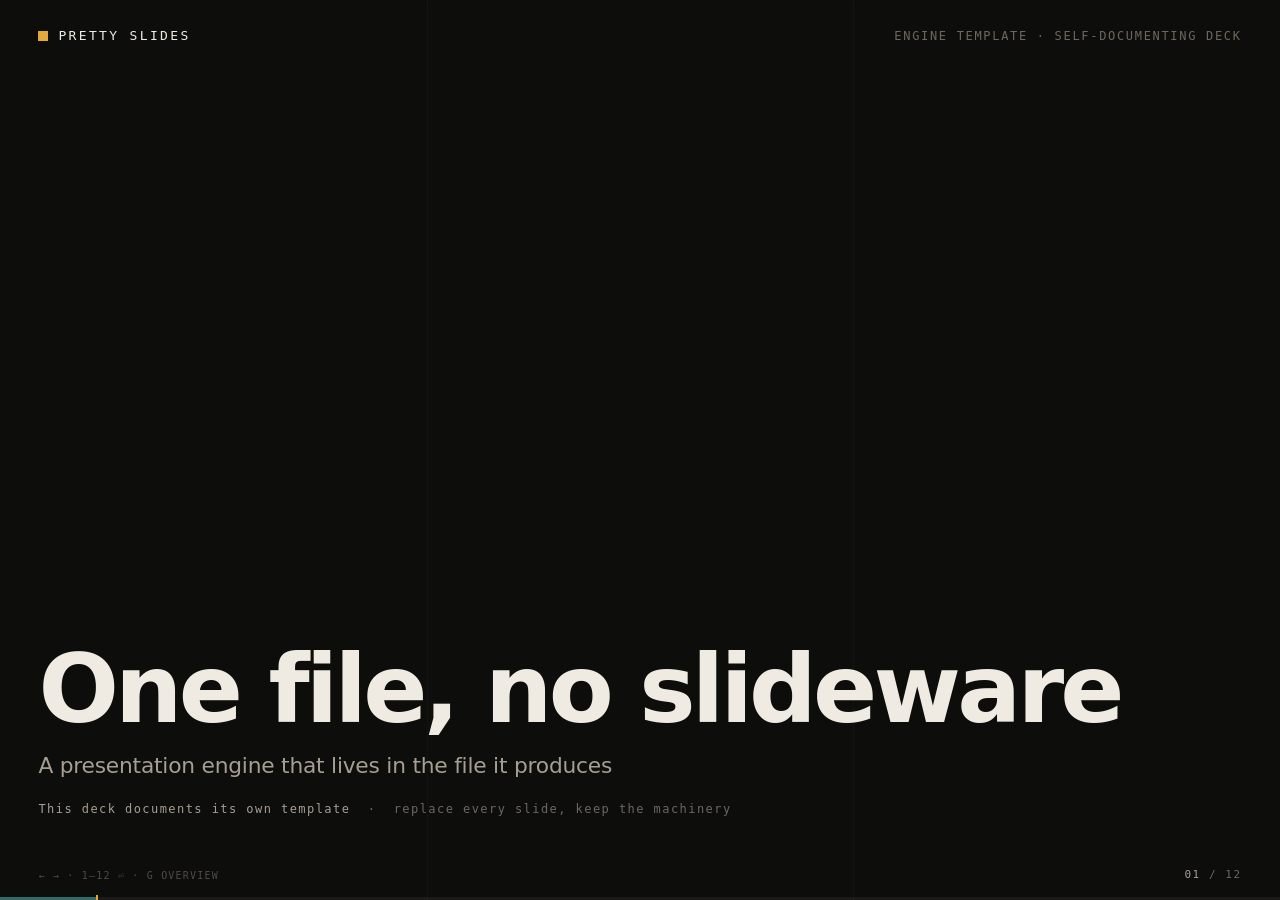
<file: skills/pretty-slides/assets/engine-template.html>
<!doctype html>
<html lang="en">
<head>
<meta charset="utf-8">
<meta name="viewport" content="width=device-width, initial-scale=1">
<title>Pretty Slides</title>
<link rel="icon" href="data:image/svg+xml,%3Csvg xmlns='http://www.w3.org/2000/svg' viewBox='0 0 16 16'%3E%3Crect x='3' y='3' width='10' height='10' fill='%23E5A83B'/%3E%3C/svg%3E">
<style>
/* __FONTS_CSS__ */

/* ============================================================
   pretty-slides engine template (self-contained HTML deck)
   Engine: pretty-slides from the ikkeseb-skills plugin — MIT
   license (https://github.com/ikkeseb/skills). Keep this notice
   in built decks; the deck's own content is yours.
   The EXAMPLE CONTENT below is a deck about this engine itself —
   one worked example of every slide pattern. Replace the content,
   keep the machinery (transitions, fragments, auto-stagger,
   digit jump, overview grid, progress rail, QA mode).
   Skin the deck in the token block below; the engine never uses
   a color or duration outside it.
   Navigation: arrows/space; digits+Enter jump; G = overview.
   QA: append ?qa=1 for a deterministic, motion-free render.
   ============================================================ */

:root {
  /* ---- color tokens (swap these to re-skin; engine reads only tokens) ---- */
  --bg:       #0D0D0C;   /* stage */
  --surface:  #171614;   /* panels, cards */
  --media-bg: #0A0A09;   /* behind images and diagrams */
  --ink:      #F0EBE2;   /* primary text */
  --ink2:     #A79E92;   /* secondary text */
  --ink3:     #6E675E;   /* muted labels */
  --line:        rgba(240, 235, 226, 0.14);  /* panel borders, quiet rules */
  --line-strong: rgba(240, 235, 226, 0.22);  /* dotted separators */
  --hair:        rgba(240, 235, 226, 0.05);  /* background grid hairlines */
  --rail-track:  rgba(240, 235, 226, 0.06);  /* progress rail track */
  --shadow: 0 18px 40px rgba(0, 0, 0, 0.35);
  --accent:        #2F6B67;   /* continuity: rail, sources, timeline */
  --accent-strong: #3E8A85;   /* accent on small marks that need contrast */
  --identity:      #E5A83B;   /* the scalpel: at most one small mark per slide */
  --code-string:   #C98A5E;   /* string literals in code panels */
  --sans: system-ui, 'Segoe UI Variable Display', 'Segoe UI', 'Helvetica Neue', sans-serif;
  --mono: ui-monospace, 'Cascadia Code', 'SF Mono', Consolas, monospace;
  /* ---- motion tokens (choreography; keep separate from the skin) ---- */
  --ease-out:    cubic-bezier(0.16, 1, 0.3, 1);      /* decisive decelerate */
  --ease-soft:   cubic-bezier(0.22, 0.61, 0.36, 1);  /* long draws: rails, rules */
  --ease-spring: cubic-bezier(0.34, 1.56, 0.64, 1);  /* identity mark only */
  --dur-slide: 480ms;
  --dur-frag:  420ms;
  --dur-hero:  560ms;
  color-scheme: dark;
}

* { box-sizing: border-box; margin: 0; }
html, body { height: 100%; overflow: hidden; }
body {
  background: var(--bg); color: var(--ink);
  font-family: var(--sans); font-size: 16px; line-height: 1.6;
}
.mono { font-family: var(--mono); }

/* ---------- stage + slides (direction-aware) ---------- */
.stage { position: fixed; inset: 0; }
.slide {
  position: absolute; inset: 0;
  padding: 0 3vw;
  display: flex; flex-direction: column;
  opacity: 0; visibility: hidden;
  transform: translateY(14px);
  transition: opacity var(--dur-slide) var(--ease-out),
              transform var(--dur-slide) var(--ease-out),
              visibility 0s linear var(--dur-slide);
}
.stage.back .slide { transform: translateY(-14px); }
.stage.back .slide.active { transform: none; } /* must outrank .stage.back .slide */
.slide.active {
  opacity: 1; visibility: visible;
  transform: none;
  transition: opacity var(--dur-slide) var(--ease-out) 90ms,
              transform var(--dur-slide) var(--ease-out) 90ms,
              visibility 0s;
}
/* within an artifact group (same data-group) the shared header must hold
   still: fade only, no rise, no incoming delay */
.stage.group-move .slide,
.stage.group-move.back .slide { transform: none; }
.stage.group-move .slide.active {
  transition: opacity var(--dur-slide) var(--ease-out), visibility 0s;
}

/* fragments: revealed step by step inside the active slide */
.frag { opacity: 0; transform: translateY(10px); transition: opacity var(--dur-frag) var(--ease-out), transform var(--dur-frag) var(--ease-out); }
.frag.on { opacity: 1; transform: none; }

/* entrance flavour: image/diagram/code plates are unveiled, not faded —
   fires from the pattern's normal markup, nothing to opt into */
.frag.dplate, .frag .dplate, .frag.code, .frag .code, .frag .docmock {
  clip-path: inset(0 0 100% 0);
  transform: scale(1.02);
  transition: clip-path calc(var(--dur-frag) * 1.6) var(--ease-out),
              transform calc(var(--dur-frag) * 1.6) var(--ease-out),
              opacity var(--dur-frag) var(--ease-out);
}
.frag.on.dplate, .frag.on .dplate, .frag.on.code, .frag.on .code, .frag.on .docmock {
  clip-path: inset(0 0 0 0);
  transform: none;
}

/* entrance flavour: ruled rows draw their line in, then lift the text */
.rline, .step, .cmp-row { position: relative; }
.rline::before, .step::before, .cmp-row::before {
  content: ""; position: absolute; left: 0; right: 0; top: 0;
  border-top: 1px dotted var(--line-strong);
  transform: scaleX(0); transform-origin: left center;
  transition: transform calc(var(--dur-frag) * 1.5) var(--ease-soft);
}
.frag.on.rline::before, .frag.on.step::before, .frag.on.cmp-row::before,
.rline:first-child::before, .step:first-child::before { transform: scaleX(1); }
.rline:first-child::before, .step:first-child::before { border-top: 0; }

/* entrance flavour: the one content identity mark may spring; furniture
   (kicker brand square, rail tick) never does, and nothing else overshoots */
.idmark { transform: scale(0.6); transition: transform 380ms var(--ease-spring); }
.frag.on .idmark { transform: none; }

/* hero stagger on the title slide (plays when the slide activates) */
.hs { opacity: 0; transform: translateY(12px); transition: opacity var(--dur-hero) var(--ease-out), transform var(--dur-hero) var(--ease-out); }
.slide.active .hs { opacity: 1; transform: none; }
.slide.active .hs.d1 { transition-delay: 120ms; }
.slide.active .hs.d2 { transition-delay: 280ms; }
.slide.active .hs.d3 { transition-delay: 440ms; }
.slide.active .hs.d4 { transition-delay: 640ms; }

/* deterministic renders: ?qa=1 and prefers-reduced-motion collapse ALL
   motion to instant — every animated selector must appear here */
@media (prefers-reduced-motion: reduce) {
  .slide, .frag, .frag .dplate, .frag .code, .frag .docmock, .hs, .idmark,
  .rline::before, .step::before, .cmp-row::before,
  .tl-rail, .slide.active .tl-rail, .tl-st.frag, .divider-rule,
  .rail .fill, .rail .tick { transition: none !important; transform: none !important; clip-path: none !important; }
}
html.qa .slide, html.qa .frag, html.qa .frag .dplate, html.qa .frag .code,
html.qa .frag .docmock, html.qa .hs, html.qa .idmark,
html.qa .rline::before, html.qa .step::before, html.qa .cmp-row::before,
html.qa .tl-rail, html.qa .tl-st.frag, html.qa .divider-rule,
html.qa .rail .fill, html.qa .rail .tick { transition: none !important; transform: none !important; clip-path: none !important; }

/* ---------- shared furniture ---------- */
.kicker {
  display: flex; justify-content: space-between; align-items: center;
  padding-top: 26px;
  font-family: var(--mono); font-size: 12px; letter-spacing: 0.14em;
  color: var(--ink2);
}
.brand { display: flex; align-items: center; gap: 10px; }
.brand .sq { width: 10px; height: 10px; background: var(--identity); flex-shrink: 0; }
.brand .mark { font-weight: 500; font-size: 13px; letter-spacing: 0.18em; color: var(--ink); }
.kicker .kr { color: var(--ink3); }

.hair-v { position: absolute; top: 0; bottom: 0; width: 0; border-left: 1px dotted var(--hair); pointer-events: none; }
.hair-v.one { left: 33.333%; }
.hair-v.two { left: 66.666%; }

.microlabel { font-family: var(--mono); font-size: 11px; letter-spacing: 0.14em; color: var(--ink3); text-transform: uppercase; }

.sec-head { display: flex; justify-content: space-between; align-items: baseline; gap: 24px; padding-top: 5vh; }
.sec-head h2 { font-weight: 600; font-size: clamp(34px, 3.4vw, 52px); letter-spacing: -0.03em; line-height: 1.08; max-width: 24ch; }
.sec-tag { font-family: var(--mono); font-size: 12px; letter-spacing: 0.14em; color: var(--ink3); white-space: nowrap; }
.sec-tag .rd { color: var(--identity); }

.panel {
  background: var(--surface); border: 1px solid var(--line);
  box-shadow: var(--shadow); padding: 26px 28px;
}
.panel .plab { font-family: var(--mono); font-size: 10px; letter-spacing: 0.16em; color: var(--ink3); margin-bottom: 14px; }
.panel .plab .pin { color: var(--identity); margin-right: 8px; }

/* dark media plate: hairline frame, image bleeds dark-into-dark */
.dplate { border: 1px solid var(--line); box-shadow: var(--shadow); background: var(--media-bg); overflow: hidden; }
.dplate img { width: 100%; height: 100%; object-fit: cover; display: block; }

/* pending-asset placeholder */
.pending {
  border: 1px dashed var(--line-strong); display: flex; align-items: center; justify-content: center;
  font-family: var(--mono); font-size: 11px; letter-spacing: 0.16em; color: var(--ink3);
  text-align: center; padding: 20px;
}

.foot-note { position: absolute; right: 3vw; bottom: 58px; font-family: var(--mono); font-size: 10px; letter-spacing: 0.16em; color: var(--ink3); }
.foot-note .rd { color: var(--identity); }

/* ---------- progress rail (bottom) ---------- */
.rail { position: fixed; left: 0; right: 0; bottom: 0; height: 3px; background: var(--rail-track); z-index: 10; }
.rail .fill { position: absolute; left: 0; top: 0; bottom: 0; width: 0; background: var(--accent); transition: width var(--dur-slide) var(--ease-soft); }
.rail .tick { position: absolute; top: -2px; width: 2px; height: 7px; background: var(--identity); transition: left var(--dur-slide) var(--ease-soft); }
.counter {
  position: fixed; right: 3vw; bottom: 16px; z-index: 10;
  font-family: var(--mono); font-size: 11px; letter-spacing: 0.14em; color: var(--ink3);
}
.counter .cur { color: var(--ink2); }
.jumpbuf { position: fixed; left: 3vw; bottom: 38px; z-index: 10; font-family: var(--mono); font-size: 11px; letter-spacing: 0.14em; color: var(--ink2); min-height: 1em; }
.hint { position: fixed; left: 3vw; bottom: 16px; z-index: 10; font-family: var(--mono); font-size: 10px; letter-spacing: 0.12em; color: var(--ink3); opacity: 0.7; }

/* ---------- overview grid (G) ---------- */
.overview {
  position: fixed; inset: 0; z-index: 20; background: var(--bg);
  display: none; flex-direction: column; padding: 6vh 6vw; overflow-y: auto;
}
.overview.open { display: flex; }
.overview .ohead { font-family: var(--mono); font-size: 11px; letter-spacing: 0.16em; color: var(--ink3); margin-bottom: 3vh; }
.overview ol { list-style: none; padding: 0; display: grid; grid-template-columns: repeat(2, 1fr); gap: 0 4vw; }
.overview li { border-top: 1px dotted var(--line-strong); }
.overview button {
  width: 100%; text-align: left; background: none; border: 0; cursor: pointer;
  display: flex; gap: 18px; align-items: baseline; padding: 14px 4px;
  color: var(--ink2); font-family: var(--sans); font-size: clamp(15px, 1.4vw, 19px);
}
.overview button:hover { color: var(--ink); }
.overview button .onum { font-family: var(--mono); font-size: 11px; letter-spacing: 0.1em; color: var(--ink3); flex: 0 0 3ch; }
.overview button:hover .onum { color: var(--identity); }

/* ---------- pattern · title ---------- */
.s1-body { display: flex; flex-direction: column; flex: 1; min-height: 0; }
.s1-title { margin-top: auto; padding-bottom: 9vh; }
.s1-title h1 { font-weight: 600; font-size: clamp(56px, 7.4vw, 116px); line-height: 1.0; letter-spacing: -0.04em; }
.s1-sub { margin-top: 14px; font-size: clamp(18px, 1.7vw, 25px); line-height: 1.45; color: var(--ink2); letter-spacing: -0.01em; }
.s1-byline { margin-top: 18px; font-family: var(--mono); font-size: 12px; letter-spacing: 0.12em; color: var(--ink3); }
.s1-byline .nm { color: var(--ink2); }
/* hero band: OPTIONAL, and only for a real full-bleed image (see build.py).
   With no image, omit the band entirely — the title stands better naked.
   Never fill it with decorative pseudo-diagrams: unlabeled rails/dots read
   as broken content. */
.s1-art { position: relative; height: 34vh; margin: 0 -3vw; overflow: hidden; border-top: 1px dotted var(--line-strong); }
.s1-art img { width: 100%; height: 100%; object-fit: cover; object-position: center 55%; display: block; }
.s1-art::after { content: ""; position: absolute; inset: 0; box-shadow: inset 0 30px 40px -20px var(--bg); pointer-events: none; }

/* ---------- pattern · statement ---------- */
.statement { display: flex; flex-direction: column; justify-content: center; flex: 1; padding: 0 0 9vh; max-width: 1050px; }
.statement .sbig { font-weight: 600; font-size: clamp(26px, 2.6vw, 40px); line-height: 1.35; letter-spacing: -0.02em; }
.statement .sbig em { font-style: normal; color: var(--ink3); }
.statement .ssec { margin-top: 5vh; font-size: clamp(19px, 1.8vw, 27px); line-height: 1.45; color: var(--ink2); display: flex; gap: 16px; }
.statement .ssec .sqr { width: 9px; height: 9px; background: var(--identity); flex-shrink: 0; margin-top: calc(0.72em - 5px); }
.statement .attrib { margin-top: 3vh; font-family: var(--mono); font-size: 12px; letter-spacing: 0.12em; color: var(--ink3); }

/* ---------- pattern · section divider ---------- */
.divider { display: flex; flex-direction: column; justify-content: center; flex: 1; padding: 0 0 9vh; }
.divider .dnum { font-family: var(--mono); font-weight: 400; font-size: clamp(80px, 11vw, 170px); line-height: 1; color: var(--ink3); letter-spacing: -0.02em; }
.divider .dtitle { margin-top: 2vh; font-weight: 600; font-size: clamp(30px, 3vw, 46px); letter-spacing: -0.03em; }
.divider-rule { margin-top: 4vh; border-top: 1px dotted var(--line-strong); transform: scaleX(0); transform-origin: left center; transition: transform 900ms var(--ease-soft) 200ms; }
.slide.active .divider-rule { transform: scaleX(1); }

/* ---------- pattern · numbered lines ---------- */
.room { display: flex; flex-direction: column; justify-content: center; flex: 1; padding: 3vh 0 9vh; max-width: 1100px; }
.room .rline { display: flex; gap: 2.2vw; align-items: baseline; padding: 2.6vh 0; }
.room .rnum { font-family: var(--mono); font-size: 12px; letter-spacing: 0.1em; color: var(--ink3); flex: 0 0 4ch; }
.room .rtxt { font-size: clamp(19px, 1.9vw, 28px); line-height: 1.4; letter-spacing: -0.01em; color: var(--ink); }
/* the square centers on the first text line: em must track the text size */
.room .rclose { margin-top: 5vh; display: flex; gap: 16px; font-size: clamp(20px, 2vw, 30px); }
.room .rclose .sqr { width: 9px; height: 9px; background: var(--identity); flex-shrink: 0; margin-top: calc(0.7em - 5px); }
.room .rclose .ctxt { font-size: inherit; font-weight: 600; letter-spacing: -0.02em; }

/* ---------- pattern · exchange (prompt/answer panels) ---------- */
.work { display: flex; gap: 2.4vw; flex: 1; min-height: 0; align-items: flex-start; padding: 6vh 0 9vh; }
.wcol { display: flex; flex-direction: column; gap: 2.2vh; flex: 1; min-width: 0; }
.wcol.wr { margin-top: 7vh; } /* answer follows the prompt, reading down-right */
.prompt-text { font-family: var(--mono); font-size: clamp(14px, 1.15vw, 17px); line-height: 1.75; color: var(--ink); letter-spacing: -0.01em; }
.answer .arow { display: flex; gap: 14px; padding: 11px 0; border-top: 1px dotted var(--line-strong); font-size: clamp(14px, 1.1vw, 16.5px); line-height: 1.55; }
.answer .arow:first-of-type { border-top: 0; padding-top: 0; }
.answer .aterm { font-family: var(--mono); font-size: 0.82em; letter-spacing: 0.04em; color: var(--ink2); flex: 0 0 15ch; padding-top: 2px; }
.answer .adef { color: var(--ink); }
.answer .adef em { font-style: normal; color: var(--ink2); }
.answer .adef .mono { font-size: 0.85em; color: var(--ink2); }
.source { display: flex; align-items: center; gap: 12px; font-family: var(--mono); font-size: 11.5px; letter-spacing: 0.08em; color: var(--ink2); }
.source .sqr { width: 8px; height: 8px; background: var(--accent-strong); flex-shrink: 0; }
.source .path { color: var(--ink3); }

/* ---------- pattern · timeline on the rail ---------- */
.tl { display: flex; flex-direction: column; justify-content: center; flex: 1; padding: 0 0 9vh; }
.tl-rail { position: relative; height: 3px; background: var(--accent); margin: 9vh 0 0; transform: scaleX(0); transform-origin: left center; transition: transform 1100ms var(--ease-soft); }
.slide.active .tl-rail { transform: scaleX(1); transition-delay: 300ms; }
/* stations glide in along the rail, slower than the default fragment reveal */
.tl-st.frag { transform: translateX(-22px); transition: opacity 750ms var(--ease-out), transform 750ms var(--ease-soft); }
.tl-st.frag.on { transform: none; } /* later than .frag.on in source, so restate the landing */
.tl-stations { display: flex; justify-content: space-between; margin-top: -7px; }
.tl-st { flex: 1; position: relative; padding-right: 2vw; }
.tl-st .dot { width: 11px; height: 11px; background: var(--bg); border: 2px solid var(--accent-strong); border-radius: 50%; }
.tl-st.now .dot { border-color: var(--identity); }
.tl-st .tmon { font-family: var(--mono); font-size: 11px; letter-spacing: 0.16em; color: var(--ink3); margin: 2.4vh 0 0.6vh; }
.tl-st.now .tmon { color: var(--identity); }
.tl-st .tlab { font-size: clamp(14px, 1.25vw, 18px); line-height: 1.4; color: var(--ink); max-width: 16ch; }
.tl-under { margin-top: 8vh; font-size: clamp(16px, 1.4vw, 21px); color: var(--ink2); }

/* ---------- pattern · KPI / big number ---------- */
.kpi { display: flex; justify-content: space-between; gap: 3vw; flex: 1; align-items: center; padding: 3vh 0 12vh; }
.kpi .kcell { flex: 1; border-top: 2px solid var(--accent); padding-top: 3vh; }
.kpi .kval { font-weight: 600; font-size: clamp(56px, 6.4vw, 104px); line-height: 1; letter-spacing: -0.04em; }
.kpi .kval .kunit { font-size: 0.4em; color: var(--ink3); letter-spacing: -0.01em; }
.kpi .kval .rd { color: var(--identity); }
.kpi .klab { margin-top: 1.6vh; font-size: clamp(14px, 1.25vw, 18px); color: var(--ink2); max-width: 26ch; }

/* ---------- pattern · comparison (two columns, one spine) ---------- */
.cmp { display: flex; flex-direction: column; justify-content: center; flex: 1; padding: 3vh 0 9vh; }
.cmp-head { display: flex; margin-bottom: 1vh; }
.cmp-head .ch { flex: 1; padding: 0 2.4vw 1.6vh 0; font-family: var(--mono); font-size: 12px; letter-spacing: 0.14em; color: var(--ink2); }
.cmp-head .ch + .ch { padding-left: 2.4vw; }
.cmp-row { display: flex; padding: 0; }
.cmp-row .cc { flex: 1; padding: 2.2vh 2.4vw 2.2vh 0; font-size: clamp(15px, 1.4vw, 21px); line-height: 1.45; color: var(--ink); }
.cmp-row .cc + .cc { border-left: 1px dotted var(--line-strong); padding-left: 2.4vw; color: var(--ink2); }
.cmp-row .cc em { font-style: normal; color: var(--ink3); }

/* ---------- pattern · duo (text + media plate) ---------- */
.duo { display: flex; gap: 3vw; flex: 1; min-height: 0; align-items: center; padding: 4vh 0 8vh; }
.duo .dtext { flex: 0 0 44%; display: flex; flex-direction: column; gap: 3vh; }
.duo .dtext .lead { font-size: clamp(18px, 1.6vw, 24px); line-height: 1.5; color: var(--ink); max-width: 44ch; }
.duo .dtext .lead em { font-style: normal; color: var(--ink2); }
.duo .dvis { flex: 1; min-width: 0; align-self: stretch; display: flex; flex-direction: column; justify-content: center; }
.duo .dvis .dplate, .duo .dvis .pending { height: 62vh; max-height: 62vh; }
.monolist { font-family: var(--mono); font-size: 13px; letter-spacing: 0.06em; color: var(--ink2); line-height: 2.1; }
.monolist .tick { color: var(--accent-strong); margin-right: 10px; }

/* ---------- pattern · solo (one large diagram plate) ---------- */
.solo { display: flex; flex-direction: column; gap: 2.6vh; flex: 1; min-height: 0; padding: 3.5vh 0 8vh; }
.solo .slead { font-size: clamp(15px, 1.3vw, 19px); line-height: 1.5; color: var(--ink2); max-width: 88ch; }
.solo .slead em { font-style: normal; color: var(--ink); }
.solo .dplate { flex: 1; min-height: 0; }
.solo .dplate img { object-fit: contain; background: var(--media-bg); }

/* ---------- pattern · artifact series (data-group) ---------- */
.art { display: flex; flex-direction: column; gap: 2.4vh; flex: 1; min-height: 0; padding: 3.5vh 0 8vh; }
.art .amain { flex: 1; min-height: 0; display: flex; }
.art .dplate img { object-fit: contain; background: var(--media-bg); } /* full-frame views never crop */
.artcap { display: flex; gap: 22px; align-items: baseline; }
.artcap p { font-size: clamp(14px, 1.15vw, 17px); color: var(--ink); }
.artcap .fchip { font-family: var(--mono); font-size: 11px; letter-spacing: 0.06em; color: var(--ink3); border: 1px solid var(--line); padding: 3px 10px; }

/* code panel */
.codewrap { flex: 1; min-height: 0; display: flex; justify-content: center; }
.code {
  background: var(--surface); border: 1px solid var(--line); box-shadow: var(--shadow);
  padding: 18px 26px; overflow: hidden; align-self: center; max-height: 100%;
  font-family: var(--mono); font-size: clamp(9.5px, 0.8vw, 12px); line-height: 1.42;
  color: var(--ink); counter-reset: ln; min-width: 58%;
}
.code .cl { display: flex; gap: 22px; white-space: pre; }
.code .cl::before { counter-increment: ln; content: counter(ln, decimal-leading-zero); color: var(--ink3); opacity: 0.55; flex: 0 0 2ch; text-align: right; }
.code .kw { color: var(--accent-strong); }
.code .st { color: var(--code-string); }
.code .dim { color: var(--ink3); }

/* document mock */
.docwrap { flex: 1; min-height: 0; display: flex; justify-content: center; }
.docmock {
  background: var(--surface); border: 1px solid var(--line); box-shadow: var(--shadow);
  align-self: center; max-height: 100%; overflow: hidden; min-width: 56%; max-width: 780px;
  padding: 34px 40px; display: flex; flex-direction: column; gap: 22px;
}
.docmock .dhead { display: flex; justify-content: space-between; align-items: baseline; border-bottom: 1px solid var(--line); padding-bottom: 16px; }
.docmock .dhead h3 { font-weight: 600; font-size: clamp(17px, 1.5vw, 23px); letter-spacing: -0.02em; }
.docmock .dstats { display: flex; gap: 2.5vw; }
.docmock .dstat .microlabel { margin-bottom: 4px; }
.docmock .dstat .dval { font-weight: 600; font-size: clamp(18px, 1.7vw, 26px); letter-spacing: -0.02em; }
.docmock .dstat .dval .rd { color: var(--identity); }
.docmock table { border-collapse: collapse; width: 100%; font-size: clamp(11.5px, 1vw, 14px); }
.docmock th { font-family: var(--mono); font-size: 10px; letter-spacing: 0.14em; color: var(--ink3); text-align: left; font-weight: 500; padding: 0 14px 8px 0; }
.docmock td { border-top: 1px dotted var(--line-strong); padding: 9px 14px 9px 0; color: var(--ink); }
.docmock td.mono { font-size: 0.86em; color: var(--ink2); }
.docmock td .ok { color: var(--accent-strong); }

/* ---------- pattern · steps ---------- */
.steps { display: flex; flex-direction: column; justify-content: center; flex: 1; padding: 0 0 9vh; max-width: 1000px; }
.steps .step { display: flex; gap: 2.4vw; align-items: baseline; padding: 2.4vh 0; }
.steps .snum { font-family: var(--mono); font-size: 13px; letter-spacing: 0.1em; color: var(--accent-strong); flex: 0 0 3ch; }
.steps .stxt { font-size: clamp(17px, 1.6vw, 24px); line-height: 1.45; color: var(--ink); }
.steps .stxt .mono { font-size: 0.82em; color: var(--ink2); }
.steps .closing { margin-top: 5vh; font-size: clamp(15px, 1.3vw, 19px); line-height: 1.55; color: var(--ink2); max-width: 62ch; }
</style>
</head>
<body>
<div class="stage">

  <!-- ============ 1 · title ============ -->
  <section class="slide" data-title="Pretty Slides" data-num="1">
    <div class="hair-v one"></div><div class="hair-v two"></div>
    <div class="kicker hs">
      <div class="brand"><span class="sq"></span><span class="mark mono">PRETTY&nbsp;SLIDES</span></div>
      <div class="kr">ENGINE TEMPLATE · SELF-DOCUMENTING DECK</div>
    </div>
    <div class="s1-body">
      <div class="s1-title">
        <h1 class="hs d1">One file, no slideware</h1>
        <p class="s1-sub hs d2">A presentation engine that lives in the file it produces</p>
        <p class="s1-byline hs d3"><span class="nm">This deck documents its own template</span>&nbsp;&nbsp;·&nbsp;&nbsp;replace every slide, keep the machinery</p>
      </div>
      <!-- optional hero band, ONLY when a real image exists:
           <div class="s1-art hs d4"><img src="an IMG token" alt=""></div>
           (see build.py's IMAGES config). No image -> no band. -->
    </div>
  </section>

  <!-- ============ 2 · statement (with optional attribution) ============ -->
  <section class="slide" data-title="Motion belongs to the pattern" data-num="2">
    <div class="hair-v one"></div><div class="hair-v two"></div>
    <div class="kicker">
      <div class="brand"><span class="sq"></span><span class="mark mono">PRETTY&nbsp;SLIDES</span></div>
      <div class="kr">02 / 12</div>
    </div>
    <div class="statement">
      <p class="sbig frag">Motion belongs to the pattern, never to the author. <em>Write ordinary markup; the choreography is already decided.</em></p>
      <div class="ssec frag"><span class="sqr idmark"></span><p>Plates are unveiled. Rules are drawn. Text rises. Exactly one mark per slide may spring.</p></div>
      <p class="attrib frag">— THE ENGINE'S ONE GOVERNING SENTENCE</p>
    </div>
  </section>

  <!-- ============ 3 · section divider ============ -->
  <section class="slide" data-title="Chapter · The patterns" data-num="3">
    <div class="hair-v one"></div><div class="hair-v two"></div>
    <div class="kicker">
      <div class="brand"><span class="sq"></span><span class="mark mono">PRETTY&nbsp;SLIDES</span></div>
      <div class="kr">03 / 12</div>
    </div>
    <div class="divider">
      <div class="dnum">01</div>
      <div class="dtitle">Eleven slide patterns, one worked example each</div>
      <div class="divider-rule"></div>
    </div>
  </section>

  <!-- ============ 4 · numbered lines ============ -->
  <section class="slide" data-title="What the engine promises" data-num="4">
    <div class="hair-v one"></div><div class="hair-v two"></div>
    <div class="kicker">
      <div class="brand"><span class="sq"></span><span class="mark mono">PRETTY&nbsp;SLIDES</span></div>
      <div class="kr">04 / 12</div>
    </div>
    <div class="sec-head">
      <h2>What the engine promises</h2>
      <div class="sec-tag">NUMBERED LINES</div>
    </div>
    <div class="room">
      <div class="rline frag"><span class="rnum">01</span><span class="rtxt">The deck is one self-contained HTML file. It opens from a double-click, offline.</span></div>
      <div class="rline frag"><span class="rnum">02</span><span class="rtxt">Navigation is keyboard-only. A mouse click never advances a slide.</span></div>
      <div class="rline frag"><span class="rnum">03</span><span class="rtxt">Every color and the core timings are tokens. Re-skin the deck without touching the machinery.</span></div>
      <div class="rline frag"><span class="rnum">04</span><span class="rtxt">Reduced motion and <span class="mono">?qa=1</span> collapse every animation to instant.</span></div>
      <div class="rclose frag"><span class="sqr idmark"></span><span class="ctxt">Edit template.html, run build.py — never the output file.</span></div>
    </div>
  </section>

  <!-- ============ 5 · exchange (prompt/answer) ============ -->
  <section class="slide" data-title="The exchange pattern" data-num="5">
    <div class="hair-v one"></div><div class="hair-v two"></div>
    <div class="kicker">
      <div class="brand"><span class="sq"></span><span class="mark mono">PRETTY&nbsp;SLIDES</span></div>
      <div class="kr">05 / 12</div>
    </div>
    <div class="sec-head">
      <h2>Show a real question and its answer</h2>
      <div class="sec-tag">EXCHANGE</div>
    </div>
    <div class="work">
      <div class="wcol" style="flex: 0 0 38%;">
        <div class="panel frag">
          <div class="plab"><span class="pin">▸</span>QUESTION — QUOTED VERBATIM</div>
          <p class="prompt-text">When should a slide reveal its fragments by itself, and when should the presenter drive each one?</p>
        </div>
      </div>
      <div class="wcol wr">
        <div class="panel answer frag">
          <div class="plab">ANSWER — CONDENSED</div>
          <div class="arow"><div class="aterm">Auto-paced</div><div class="adef">Add <span class="mono">data-auto="1"</span>. <em>Fragments cascade on their own; a keypress fast-forwards.</em></div></div>
          <div class="arow"><div class="aterm">Manual</div><div class="adef">Leave it off. <em>Only where each beat is rhetorical.</em></div></div>
          <div class="arow"><div class="aterm">Rule</div><div class="adef">Too many manual clicks kills pacing.</div></div>
        </div>
        <div class="source frag">
          <span class="sqr"></span>
          <span>SOURCE</span>
          <span class="path">pretty-slides &gt; navigation and pacing contract</span>
        </div>
      </div>
    </div>
  </section>

  <!-- ============ 6 · timeline ============ -->
  <section class="slide" data-title="A deck's life on the rail" data-num="6" data-auto="1">
    <div class="hair-v one"></div><div class="hair-v two"></div>
    <div class="kicker">
      <div class="brand"><span class="sq"></span><span class="mark mono">PRETTY&nbsp;SLIDES</span></div>
      <div class="kr">06 / 12</div>
    </div>
    <div class="sec-head">
      <h2>A deck is built in stations</h2>
      <div class="sec-tag">TIMELINE</div>
    </div>
    <div class="tl">
      <div class="tl-rail"></div>
      <div class="tl-stations">
        <div class="tl-st frag"><div class="dot"></div><div class="tmon">COPY</div><div class="tlab">Settle the words first</div></div>
        <div class="tl-st frag"><div class="dot"></div><div class="tmon">SKIN</div><div class="tlab">Pick tokens for the project</div></div>
        <div class="tl-st frag"><div class="dot"></div><div class="tmon">TASTE</div><div class="tlab">Two slides, then a verdict</div></div>
        <div class="tl-st frag"><div class="dot"></div><div class="tmon">BUILD</div><div class="tlab">All slides, one command</div></div>
        <div class="tl-st now frag"><div class="dot"></div><div class="tmon">QA</div><div class="tlab">Screenshot every slide</div></div>
      </div>
      <p class="tl-under frag">The "now" station takes the identity color. Everything else stays on the rail.</p>
    </div>
  </section>

  <!-- ============ 7 · KPI / big number ============ -->
  <section class="slide" data-title="The engine in numbers" data-num="7" data-auto="1">
    <div class="hair-v one"></div><div class="hair-v two"></div>
    <div class="kicker">
      <div class="brand"><span class="sq"></span><span class="mark mono">PRETTY&nbsp;SLIDES</span></div>
      <div class="kr">07 / 12</div>
    </div>
    <div class="sec-head">
      <h2>The engine in numbers</h2>
      <div class="sec-tag">KPI · COUNT-UP</div>
    </div>
    <div class="kpi">
      <div class="kcell frag"><div class="kval"><span class="count" data-to="1">1</span><span class="kunit"> file</span></div><div class="klab">The whole deliverable. No server, no dependencies.</div></div>
      <div class="kcell frag"><div class="kval"><span class="count" data-to="11">11</span><span class="kunit"> patterns</span></div><div class="klab">Each with its choreography already decided.</div></div>
      <div class="kcell frag"><div class="kval"><span class="rd count" data-to="0">0</span><span class="kunit"> clicks</span></div><div class="klab">A mouse click never advances a slide.</div></div>
    </div>
  </section>

  <!-- ============ 8 · comparison ============ -->
  <section class="slide" data-title="Against slideware" data-num="8" data-auto="1">
    <div class="hair-v one"></div><div class="hair-v two"></div>
    <div class="kicker">
      <div class="brand"><span class="sq"></span><span class="mark mono">PRETTY&nbsp;SLIDES</span></div>
      <div class="kr">08 / 12</div>
    </div>
    <div class="sec-head">
      <h2>What changes against slideware</h2>
      <div class="sec-tag">COMPARISON</div>
    </div>
    <div class="cmp">
      <div class="cmp-head frag"><div class="ch">THIS ENGINE</div><div class="ch">TYPICAL SLIDEWARE</div></div>
      <div class="cmp-row frag"><div class="cc">Design lives in one token block, applied everywhere at once.</div><div class="cc">Design lives on every slide, <em>drifting per edit.</em></div></div>
      <div class="cmp-row frag"><div class="cc">Rebuild is one command from a template.</div><div class="cc">The file is the master; <em>history is "final_v7".</em></div></div>
      <div class="cmp-row frag"><div class="cc">Motion is a fixed vocabulary bound to patterns.</div><div class="cc">Motion is a menu, <em>chosen per element.</em></div></div>
      <div class="cmp-row frag"><div class="cc">Opens anywhere a browser exists, offline.</div><div class="cc">Opens where the license and fonts follow.</div></div>
    </div>
  </section>

  <!-- ============ 9 · duo ============ -->
  <section class="slide" data-title="Dark media on dark slides" data-num="9" data-auto="1">
    <div class="hair-v one"></div><div class="hair-v two"></div>
    <div class="kicker">
      <div class="brand"><span class="sq"></span><span class="mark mono">PRETTY&nbsp;SLIDES</span></div>
      <div class="kr">09 / 12</div>
    </div>
    <div class="sec-head">
      <h2>Media sits on a plate</h2>
      <div class="sec-tag">DUO</div>
    </div>
    <div class="duo">
      <div class="dtext">
        <p class="lead frag">Images and diagrams shown on dark slides must themselves be dark. <em>A white canvas on a near-black slide reads as a mistake.</em></p>
        <div class="monolist frag">
          <div><span class="tick">—</span>Hairline frame, soft shadow.</div>
          <div><span class="tick">—</span>The image bleeds dark-into-dark.</div>
          <div><span class="tick">—</span>Plates are unveiled, top to bottom.</div>
        </div>
      </div>
      <div class="dvis frag">
        <div class="pending">IMAGE PLATE — INLINE VIA __IMG_&lt;NAME&gt;__ + build.py<br>THIS PLACEHOLDER IS THE HONEST STATE UNTIL AN ASSET EXISTS</div>
      </div>
    </div>
  </section>

  <!-- ============ 10a · artifact series · code ============ -->
  <section class="slide" data-title="Artifacts · 1 code" data-num="10" data-group="artifacts" data-auto="1">
    <div class="hair-v one"></div><div class="hair-v two"></div>
    <div class="kicker">
      <div class="brand"><span class="sq"></span><span class="mark mono">PRETTY&nbsp;SLIDES</span></div>
      <div class="kr">10 / 12</div>
    </div>
    <div class="sec-head">
      <h2>One artifact per full frame</h2>
      <div class="sec-tag">ARTIFACT SERIES</div>
    </div>
    <div class="art">
      <div class="amain codewrap frag">
        <div class="code">
          <div class="cl"><span><span class="dim"># build.py — the whole build step, condensed</span></span></div>
          <div class="cl"><span>html = TEMPLATE.read_text(encoding=<span class="st">"utf-8"</span>)</span></div>
          <div class="cl"><span><span class="kw">if</span> FONTS <span class="kw">and</span> FONTS.exists():</span></div>
          <div class="cl"><span>    html = html.replace(<span class="st">"/* __FONTS_CSS__ */"</span>, FONTS.read_text())</span></div>
          <div class="cl"><span><span class="kw">for</span> token, path <span class="kw">in</span> IMAGES.items():</span></div>
          <div class="cl"><span>    html = html.replace(token, data_uri(path))</span></div>
          <div class="cl"><span>OUT.write_text(html, encoding=<span class="st">"utf-8"</span>)</span></div>
        </div>
      </div>
      <div class="artcap frag">
        <span class="microlabel">Artifact · 1 of 2</span>
        <p>The header above holds still between slides in this group.</p>
        <span class="fchip">fade-only via data-group</span>
      </div>
    </div>
  </section>

  <!-- ============ 10b · artifact series · document ============ -->
  <section class="slide" data-title="Artifacts · 2 document" data-num="10" data-group="artifacts" data-auto="1">
    <div class="hair-v one"></div><div class="hair-v two"></div>
    <div class="kicker">
      <div class="brand"><span class="sq"></span><span class="mark mono">PRETTY&nbsp;SLIDES</span></div>
      <div class="kr">10 / 12</div>
    </div>
    <div class="sec-head">
      <h2>One artifact per full frame</h2>
      <div class="sec-tag">ARTIFACT SERIES</div>
    </div>
    <div class="art">
      <div class="amain docwrap frag">
        <div class="docmock">
          <div class="dhead">
            <h3>Example Project — rollout</h3>
            <span class="microlabel">STATUS · DEMO DATA — FICTITIOUS</span>
          </div>
          <div class="dstats">
            <div class="dstat"><div class="microlabel">Milestones</div><div class="dval">4 <span style="color: var(--ink3);">/ 6</span></div></div>
            <div class="dstat"><div class="microlabel">Open actions</div><div class="dval"><span class="rd">3</span></div></div>
            <div class="dstat"><div class="microlabel">Next review</div><div class="dval">W34</div></div>
          </div>
          <table>
            <tr><th>WORKSTREAM</th><th>STATE</th><th>NEXT</th></tr>
            <tr><td>Data model</td><td class="mono"><span class="ok">verified</span></td><td>Handover note</td></tr>
            <tr><td>Order flow</td><td class="mono"><span class="ok">configured</span></td><td>User acceptance test</td></tr>
            <tr><td>Planning</td><td class="mono">in progress</td><td>Capacity review</td></tr>
            <tr><td>Reporting</td><td class="mono">not started</td><td>Scope workshop</td></tr>
          </table>
        </div>
      </div>
      <div class="artcap frag">
        <span class="microlabel">Artifact · 2 of 2</span>
        <p>Full frame beats cramming previews — cropped previews read as broken.</p>
        <span class="fchip">demo data · fictitious</span>
      </div>
    </div>
  </section>

  <!-- ============ 11 · solo ============ -->
  <section class="slide" data-title="Solo diagram" data-num="11" data-auto="1">
    <div class="hair-v one"></div><div class="hair-v two"></div>
    <div class="kicker">
      <div class="brand"><span class="sq"></span><span class="mark mono">PRETTY&nbsp;SLIDES</span></div>
      <div class="kr">11 / 12</div>
    </div>
    <div class="sec-head">
      <h2>One diagram, the whole stage</h2>
      <div class="sec-tag">SOLO</div>
    </div>
    <div class="solo">
      <p class="slead frag">Wide artifacts get <em>object-fit: contain</em> in a full-frame plate, never cover in a small card.</p>
      <div class="pending frag" style="flex: 1; min-height: 0;">DIAGRAM PLATE — RENDER DIAGRAMS WITH A DARK BACKGROUND BAKED IN</div>
    </div>
  </section>

  <!-- ============ 12 · steps / closing ============ -->
  <section class="slide" data-title="Build your own" data-num="12" data-auto="1">
    <div class="hair-v one"></div><div class="hair-v two"></div>
    <div class="kicker">
      <div class="brand"><span class="sq"></span><span class="mark mono">PRETTY&nbsp;SLIDES</span></div>
      <div class="kr">12 / 12</div>
    </div>
    <div class="sec-head">
      <h2>Build your own</h2>
      <div class="sec-tag">STEPS</div>
    </div>
    <div class="steps">
      <div class="step frag"><span class="snum">01</span><span class="stxt">Copy <span class="mono">engine-template.html</span> to <span class="mono">deck/template.html</span>, <span class="mono">build.py</span> beside it.</span></div>
      <div class="step frag"><span class="snum">02</span><span class="stxt">Replace the example content; keep the machinery and the token discipline.</span></div>
      <div class="step frag"><span class="snum">03</span><span class="stxt">Run <span class="mono">python build.py</span> — fonts and images inline into one file.</span></div>
      <div class="step frag"><span class="snum">04</span><span class="stxt">QA with <span class="mono">?qa=1</span>: every screenshot is a settled frame.</span></div>
      <p class="closing frag">Then rehearse once at full speed — the QA pass never sees motion, so the cascade and the rail are checked with your own eyes.</p>
    </div>
  </section>

</div>

<div class="rail"><div class="fill"></div><div class="tick"></div></div>
<div class="counter"><span class="cur">01</span> / <span class="tot">12</span></div>
<div class="jumpbuf"></div>
<div class="hint">← → · 1–12 ⏎ · G OVERVIEW</div>

<div class="overview" id="overview">
  <div class="ohead">OVERVIEW — CLICK A SLIDE, OR PRESS G / ESC TO CLOSE</div>
  <ol id="ovlist"></ol>
</div>

<script>
(function () {
  var slides = Array.prototype.slice.call(document.querySelectorAll('.slide'));
  var stage = document.querySelector('.stage');
  var fill = document.querySelector('.rail .fill');
  var tick = document.querySelector('.rail .tick');
  var counter = document.querySelector('.counter .cur');
  var jumpbuf = document.querySelector('.jumpbuf');
  var overview = document.getElementById('overview');
  var ovlist = document.getElementById('ovlist');
  var qa = /[?&]qa=1/.test(location.search);
  if (qa) document.documentElement.classList.add('qa');
  var reduced = qa || (window.matchMedia && window.matchMedia('(prefers-reduced-motion: reduce)').matches);
  var cur = 0;
  var buf = '';
  var bufTimer = null;
  var autoTimers = [];

  function frags(i) { return Array.prototype.slice.call(slides[i].querySelectorAll('.frag')); }
  function isAuto(i) { return slides[i].getAttribute('data-auto') === '1'; }
  function numOf(i) { return slides[i].getAttribute('data-num') || String(i + 1); }
  function groupOf(i) { return slides[i].getAttribute('data-group'); }
  function pad(n) { return (String(n).length < 2 ? '0' : '') + n; }

  function clearAuto() {
    autoTimers.forEach(clearTimeout);
    autoTimers = [];
  }

  /* count-up numerals: integers or one decimal only; affixes live in
     sibling spans; the final value is authored in the markup */
  function runCounts(scope) {
    Array.prototype.slice.call(scope.querySelectorAll('.count')).forEach(function (el) {
      var to = parseFloat(el.getAttribute('data-to'));
      if (isNaN(to) || reduced) { el.textContent = el.getAttribute('data-to'); return; }
      var dec = (el.getAttribute('data-to').split('.')[1] || '').length;
      var t0 = null;
      function step(ts) {
        if (!t0) t0 = ts;
        var p = Math.min((ts - t0) / 900, 1);
        var e = 1 - Math.pow(1 - p, 3);
        el.textContent = (to * e).toFixed(dec);
        if (p < 1) requestAnimationFrame(step);
      }
      requestAnimationFrame(step);
    });
  }

  function reveal(el) {
    el.classList.add('on');
    runCounts(el);
  }

  /* auto-paced slides reveal their fragments by themselves */
  function scheduleAuto(i) {
    clearAuto();
    if (!isAuto(i)) return;
    var pending = frags(i).filter(function (el) { return !el.classList.contains('on'); });
    if (reduced) { pending.forEach(reveal); return; }
    var stagger = parseInt(slides[i].getAttribute('data-stagger') || '340', 10);
    pending.forEach(function (el, k) {
      autoTimers.push(setTimeout(function () { reveal(el); }, 550 + k * stagger));
    });
  }

  function paint() {
    slides.forEach(function (s, i) { s.classList.toggle('active', i === cur); });
    var pct = ((cur + 1) / slides.length) * 100;
    if (fill) fill.style.width = pct + '%';
    if (tick) tick.style.left = 'calc(' + pct + '% - 2px)';
    if (counter) counter.textContent = pad(numOf(cur));
    scheduleAuto(cur);
  }

  function goTo(i, revealAll) {
    if (i < 0 || i >= slides.length) return;
    clearAuto();
    /* direction + artifact-group flags drive the CSS choreography */
    stage.classList.toggle('back', i < cur);
    var sameGroup = groupOf(i) && groupOf(i) === groupOf(cur) && i !== cur;
    stage.classList.toggle('group-move', !!sameGroup);
    /* re-arm fragments when entering forward, so a re-run still animates
       (never in QA mode: its settled frames must stay settled) */
    if (!revealAll && i > cur && !qa) frags(i).forEach(function (el) { el.classList.remove('on'); });
    cur = i;
    if (revealAll) frags(cur).forEach(reveal);
    paint();
  }

  function next() {
    var f = frags(cur).filter(function (el) { return !el.classList.contains('on'); });
    if (f.length) {
      /* auto slide: a keypress fast-forwards the whole cascade */
      if (isAuto(cur)) { clearAuto(); f.forEach(reveal); return; }
      reveal(f[0]); return;
    }
    if (cur < slides.length - 1) goTo(cur + 1, false);
  }
  function prev() {
    if (!isAuto(cur)) {
      var f = frags(cur).filter(function (el) { return el.classList.contains('on'); });
      if (f.length) { f[f.length - 1].classList.remove('on'); return; }
    }
    if (cur > 0) goTo(cur - 1, true);
  }

  /* overview grid */
  slides.forEach(function (s, i) {
    var li = document.createElement('li');
    var b = document.createElement('button');
    var n = document.createElement('span');
    n.className = 'onum';
    n.textContent = pad(numOf(i));
    b.appendChild(n);
    b.appendChild(document.createTextNode(s.getAttribute('data-title') || ''));
    b.addEventListener('click', function () {
      overview.classList.remove('open');
      goTo(i, false);
    });
    li.appendChild(b);
    ovlist.appendChild(li);
  });
  function toggleOverview() { overview.classList.toggle('open'); }

  /* digit jump: type a number, Enter commits */
  function pushDigit(d) {
    buf += d;
    if (jumpbuf) jumpbuf.textContent = 'GO TO ' + buf + ' ⏎';
    clearTimeout(bufTimer);
    bufTimer = setTimeout(clearBuf, 3000);
  }
  function clearBuf() {
    buf = '';
    if (jumpbuf) jumpbuf.textContent = '';
    clearTimeout(bufTimer);
  }
  function commitBuf() {
    if (!buf) return false;
    var n = parseInt(buf, 10);
    clearBuf();
    for (var i = 0; i < slides.length; i++) {
      if (parseInt(numOf(i), 10) === n) { goTo(i, false); break; }
    }
    return true;
  }

  document.addEventListener('keydown', function (e) {
    if (overview.classList.contains('open')) {
      if (e.key === 'Escape' || e.key === 'g' || e.key === 'G') { e.preventDefault(); toggleOverview(); }
      return;
    }
    if (e.key >= '0' && e.key <= '9') { e.preventDefault(); pushDigit(e.key); return; }
    if (e.key === 'Enter') { if (commitBuf()) { e.preventDefault(); return; } }
    if (e.key === 'Escape') { clearBuf(); return; }
    if (e.key === 'g' || e.key === 'G') { e.preventDefault(); toggleOverview(); return; }
    if (e.key === 'ArrowRight' || e.key === 'ArrowDown' || e.key === ' ' || e.key === 'PageDown') { e.preventDefault(); next(); }
    else if (e.key === 'ArrowLeft' || e.key === 'ArrowUp' || e.key === 'PageUp') { e.preventDefault(); prev(); }
    else if (e.key === 'Home') { goTo(0, false); }
    else if (e.key === 'End') { goTo(slides.length - 1, true); }
  });
  /* deliberately no click-to-advance: keys only */

  if (qa) slides.forEach(function (s, i) { frags(i).forEach(reveal); });
  paint();
})();
</script>
</body>
</html>
</file>
